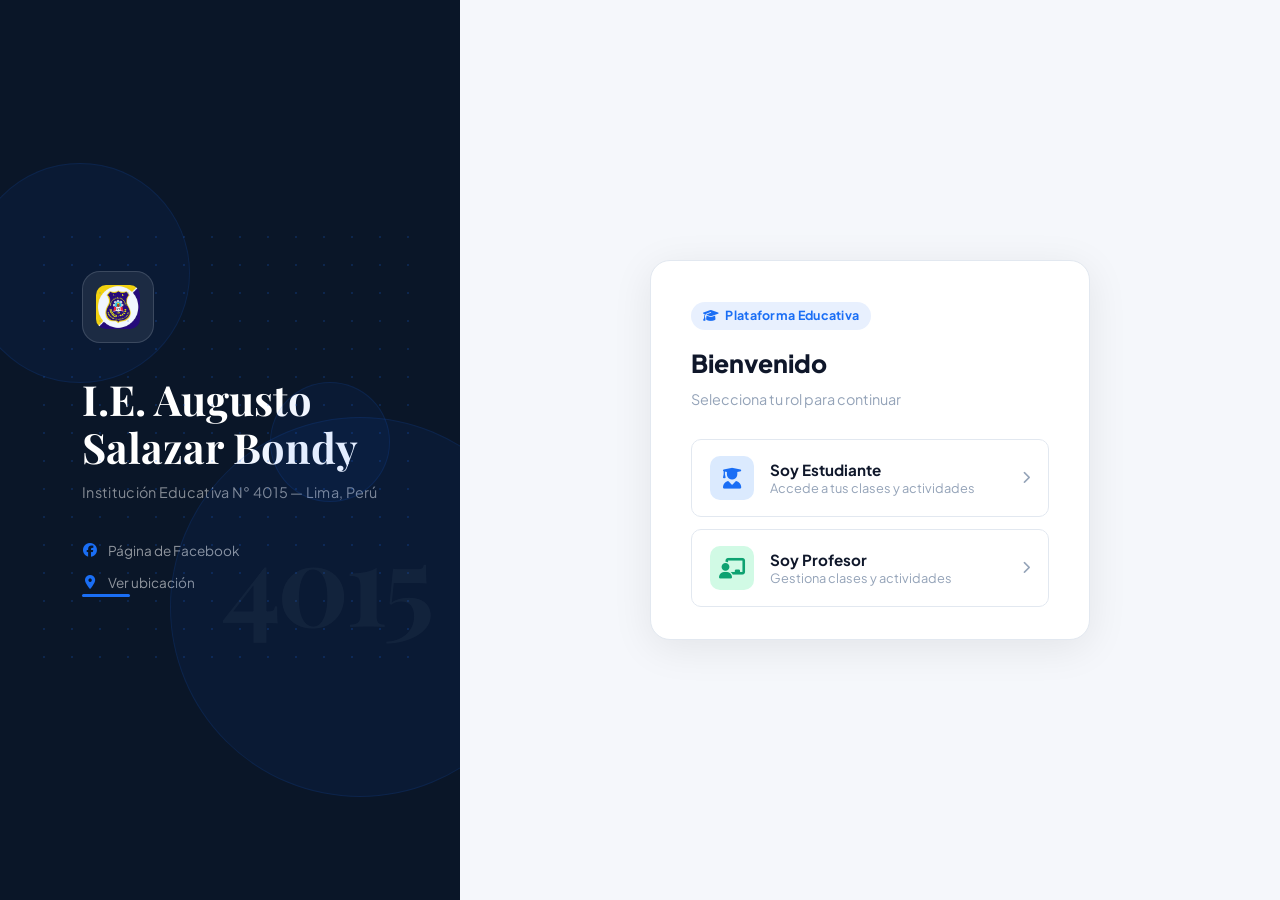
<file: index.html>
<!DOCTYPE html>
<html lang="es">
<head>
  <meta charset="UTF-8" />
  <meta name="viewport" content="width=device-width, initial-scale=1.0"/>
  <title>I.E. Augusto Salazar Bondy 4015</title>
  <link rel="stylesheet" href="style.css"/>
  <link rel="icon" type="image/png" href="assets/logo.png"/>
  <link rel="preconnect" href="https://fonts.googleapis.com"/>
  <link href="https://fonts.googleapis.com/css2?family=Plus+Jakarta+Sans:wght@300;400;500;600;700;800&family=Playfair+Display:wght@600;700&display=swap" rel="stylesheet"/>
  <link rel="stylesheet" href="https://cdnjs.cloudflare.com/ajax/libs/font-awesome/6.5.0/css/all.min.css"/>
</head>
<body class="login-page">

  <!-- Loader global -->
  <div id="global-loader" class="global-loader">
    <div class="loader-inner">
      <div class="loader-logo">ASB</div>
      <div class="loader-spinner"></div>
      <p>Cargando plataforma...</p>
    </div>
  </div>

  <!-- Notificaciones -->
  <div id="toast-container" class="toast-container"></div>

  <!-- Página principal de login -->
  <div class="login-wrapper" id="login-wrapper">
    
    <!-- Panel izquierdo — identidad institucional -->
    <div class="login-left">
      <div class="login-left-content">
        <div class="school-badge">
          <img src="assets/logo.png" style="width:44px;height:44px;object-fit:contain;border-radius:10px"/>
        </div>
        <h1 class="school-title">I.E. Augusto<br>Salazar Bondy</h1>
        <p class="school-sub">Institución Educativa N° 4015 — Lima, Perú</p>
        <div class="school-links">
          <a href="https://www.facebook.com/share/18pBELJ6jw/" target="_blank" class="social-link">
            <i class="fab fa-facebook"></i> Página de Facebook
          </a>
          <a href="https://share.google/YClJ9vYz95HX5Omny" target="_blank" class="social-link">
            <i class="fas fa-map-marker-alt"></i> Ver ubicación
          </a>
        </div>
        <span class="institution-number">4015</span>
        <div class="login-deco-circles">
          <div class="deco-c c1"></div>
          <div class="deco-c c2"></div>
          <div class="deco-c c3"></div>
        </div>
      </div>
    </div>

    <!-- Panel derecho: formularios -->
    <div class="login-right">
      <div class="login-card" id="login-card">

        <!-- Selector de rol -->
        <div id="role-selector" class="auth-section active">
          <div class="auth-header">
            <div class="welcome-chip"><i class="fas fa-graduation-cap"></i> Plataforma Educativa</div>
            <h2>Bienvenido</h2>
            <p>Selecciona tu rol para continuar</p>
          </div>
          <div class="role-buttons">
            <button class="role-btn student-btn" onclick="selectRole('student')">
              <div class="role-icon"><i class="fas fa-user-graduate"></i></div>
              <div class="role-info">
                <span class="role-title">Soy Estudiante</span>
                <span class="role-desc">Accede a tus clases y actividades</span>
              </div>
              <i class="fas fa-chevron-right role-arrow"></i>
            </button>
            <button class="role-btn teacher-btn" onclick="selectRole('teacher')">
              <div class="role-icon"><i class="fas fa-chalkboard-teacher"></i></div>
              <div class="role-info">
                <span class="role-title">Soy Profesor</span>
                <span class="role-desc">Gestiona clases y actividades</span>
              </div>
              <i class="fas fa-chevron-right role-arrow"></i>
            </button>
          </div>
        </div>

        <!-- Login Estudiante -->
        <div id="student-login" class="auth-section">
          <div class="auth-header">
            <button class="back-btn" onclick="goBack()"><i class="fas fa-arrow-left"></i></button>
            <div class="auth-title-wrap">
              <div class="auth-avatar student"><i class="fas fa-user-graduate"></i></div>
              <div>
                <h2>Estudiante</h2>
                <p>Ingresa con tu cuenta</p>
              </div>
            </div>
          </div>
          <form id="student-login-form" onsubmit="handleStudentLogin(event)">
            <div class="form-group">
              <label>Correo electrónico</label>
              <div class="input-wrap">
                <i class="fas fa-envelope"></i>
                <input type="email" id="s-email" placeholder="tu@correo.com" required/>
              </div>
            </div>
            <div class="form-group">
              <label>Contraseña</label>
              <div class="input-wrap">
                <i class="fas fa-lock"></i>
                <input type="password" id="s-password" placeholder="••••••••" required/>
                <button type="button" class="toggle-pw" onclick="togglePw('s-password',this)"><i class="fas fa-eye"></i></button>
              </div>
            </div>
            <button type="submit" class="btn-primary full-width" id="s-login-btn">
              <span>Ingresar</span>
              <i class="fas fa-arrow-right"></i>
            </button>
          </form>
          <div class="auth-footer">
            <p>¿No tienes cuenta? <a href="#" onclick="showSection('student-register')">Regístrate</a></p>
            <!-- Estudiantes NO pueden recuperar contraseña -->
          </div>
        </div>

        <!-- Registro Estudiante -->
        <div id="student-register" class="auth-section">
          <div class="auth-header">
            <button class="back-btn" onclick="showSection('student-login')"><i class="fas fa-arrow-left"></i></button>
            <div class="auth-title-wrap">
              <div class="auth-avatar student"><i class="fas fa-user-graduate"></i></div>
              <div>
                <h2>Crear cuenta</h2>
                <p>Registro de estudiante</p>
              </div>
            </div>
          </div>
          <form id="student-register-form" onsubmit="handleStudentRegister(event)">
            <div class="form-group">
              <label>Nombre completo</label>
              <div class="input-wrap">
                <i class="fas fa-user"></i>
                <input type="text" id="s-name" placeholder="Tu nombre completo" required/>
              </div>
            </div>
            <div class="form-group">
              <label>Correo electrónico</label>
              <div class="input-wrap">
                <i class="fas fa-envelope"></i>
                <input type="email" id="s-reg-email" placeholder="tu@correo.com" required/>
              </div>
            </div>
            <div class="form-group">
              <label>Contraseña</label>
              <div class="input-wrap">
                <i class="fas fa-lock"></i>
                <input type="password" id="s-reg-password" placeholder="Mínimo 6 caracteres" required minlength="6"/>
                <button type="button" class="toggle-pw" onclick="togglePw('s-reg-password',this)"><i class="fas fa-eye"></i></button>
              </div>
            </div>
            <div class="form-group">
              <label>Grado / Sección</label>
              <div class="input-wrap">
                <i class="fas fa-chalkboard"></i>
                <input type="text" id="s-grade" placeholder="Ej: 3ro A"/>
              </div>
            </div>
            <button type="submit" class="btn-primary full-width" id="s-reg-btn">
              <span>Crear cuenta</span>
              <i class="fas fa-user-plus"></i>
            </button>
          </form>
          <div class="auth-footer">
            <p>¿Ya tienes cuenta? <a href="#" onclick="showSection('student-login')">Inicia sesión</a></p>
          </div>
        </div>

        <!-- Login Profesor -->
        <div id="teacher-login" class="auth-section">
          <div class="auth-header">
            <button class="back-btn" onclick="goBack()"><i class="fas fa-arrow-left"></i></button>
            <div class="auth-title-wrap">
              <div class="auth-avatar teacher"><i class="fas fa-chalkboard-teacher"></i></div>
              <div>
                <h2>Profesor</h2>
                <p>Ingresa con tu cuenta</p>
              </div>
            </div>
          </div>
          <form id="teacher-login-form" onsubmit="handleTeacherLogin(event)">
            <div class="form-group">
              <label>Correo electrónico</label>
              <div class="input-wrap">
                <i class="fas fa-envelope"></i>
                <input type="email" id="t-email" placeholder="tu@correo.com" required/>
              </div>
            </div>
            <div class="form-group">
              <label>Contraseña</label>
              <div class="input-wrap">
                <i class="fas fa-lock"></i>
                <input type="password" id="t-password" placeholder="••••••••" required/>
                <button type="button" class="toggle-pw" onclick="togglePw('t-password',this)"><i class="fas fa-eye"></i></button>
              </div>
            </div>
            <button type="submit" class="btn-primary full-width" id="t-login-btn">
              <span>Ingresar</span>
              <i class="fas fa-arrow-right"></i>
            </button>
          </form>
          <div class="auth-footer">
            <p>¿No tienes cuenta? <a href="#" onclick="showSection('teacher-register')">Regístrate</a></p>
            <p><a href="#" onclick="showSection('recover-password')" class="recover-link"><i class="fas fa-key"></i> Recuperar contraseña</a></p>
          </div>
        </div>

        <!-- Registro Profesor -->
        <div id="teacher-register" class="auth-section">
          <div class="auth-header">
            <button class="back-btn" onclick="showSection('teacher-login')"><i class="fas fa-arrow-left"></i></button>
            <div class="auth-title-wrap">
              <div class="auth-avatar teacher"><i class="fas fa-chalkboard-teacher"></i></div>
              <div>
                <h2>Registro Profesor</h2>
                <p>Crea tu cuenta docente</p>
              </div>
            </div>
          </div>
          <form id="teacher-register-form" onsubmit="handleTeacherRegister(event)">
            <div class="form-group">
              <label>Nombre completo</label>
              <div class="input-wrap">
                <i class="fas fa-user"></i>
                <input type="text" id="t-name" placeholder="Tu nombre completo" required/>
              </div>
            </div>
            <div class="form-group">
              <label>Correo electrónico</label>
              <div class="input-wrap">
                <i class="fas fa-envelope"></i>
                <input type="email" id="t-reg-email" placeholder="tu@correo.com" required/>
              </div>
            </div>
            <div class="form-group">
              <label>Contraseña</label>
              <div class="input-wrap">
                <i class="fas fa-lock"></i>
                <input type="password" id="t-reg-password" placeholder="Mínimo 6 caracteres" required minlength="6"/>
                <button type="button" class="toggle-pw" onclick="togglePw('t-reg-password',this)"><i class="fas fa-eye"></i></button>
              </div>
            </div>
            <div class="form-group">
              <label>Especialidad / Curso</label>
              <div class="input-wrap">
                <i class="fas fa-book"></i>
                <input type="text" id="t-specialty" placeholder="Ej: Matemáticas"/>
              </div>
            </div>
            <div class="form-group">
              <label>Código de acceso docente</label>
              <div class="input-wrap">
                <i class="fas fa-shield-alt"></i>
                <input type="password" id="t-access-code" placeholder="Código proporcionado por dirección" required/>
              </div>
            </div>
            <button type="submit" class="btn-primary full-width" id="t-reg-btn">
              <span>Crear cuenta</span>
              <i class="fas fa-chalkboard-teacher"></i>
            </button>
          </form>
          <div class="auth-footer">
            <p>¿Ya tienes cuenta? <a href="#" onclick="showSection('teacher-login')">Inicia sesión</a></p>
          </div>
        </div>

        <!-- Recuperar contraseña (solo profesores/admin) -->
        <div id="recover-password" class="auth-section">
          <div class="auth-header">
            <button class="back-btn" onclick="showSection('teacher-login')"><i class="fas fa-arrow-left"></i></button>
            <div class="auth-title-wrap">
              <div class="auth-avatar teacher"><i class="fas fa-key"></i></div>
              <div>
                <h2>Recuperar contraseña</h2>
                <p>Solo para docentes</p>
              </div>
            </div>
          </div>
          <form id="recover-form" onsubmit="handleRecover(event)">
            <div class="form-group">
              <label>Correo electrónico</label>
              <div class="input-wrap">
                <i class="fas fa-envelope"></i>
                <input type="email" id="r-email" placeholder="tu@correo.com" required/>
              </div>
            </div>
            <button type="submit" class="btn-primary full-width" id="r-btn">
              <span>Enviar enlace</span>
              <i class="fas fa-paper-plane"></i>
            </button>
          </form>
          <div class="auth-footer">
            <p><a href="#" onclick="showSection('teacher-login')">Volver al inicio de sesión</a></p>
          </div>
        </div>

      </div>
    </div>
  </div>

  <script src="script.js"></script>
</body>
</html>
</file>
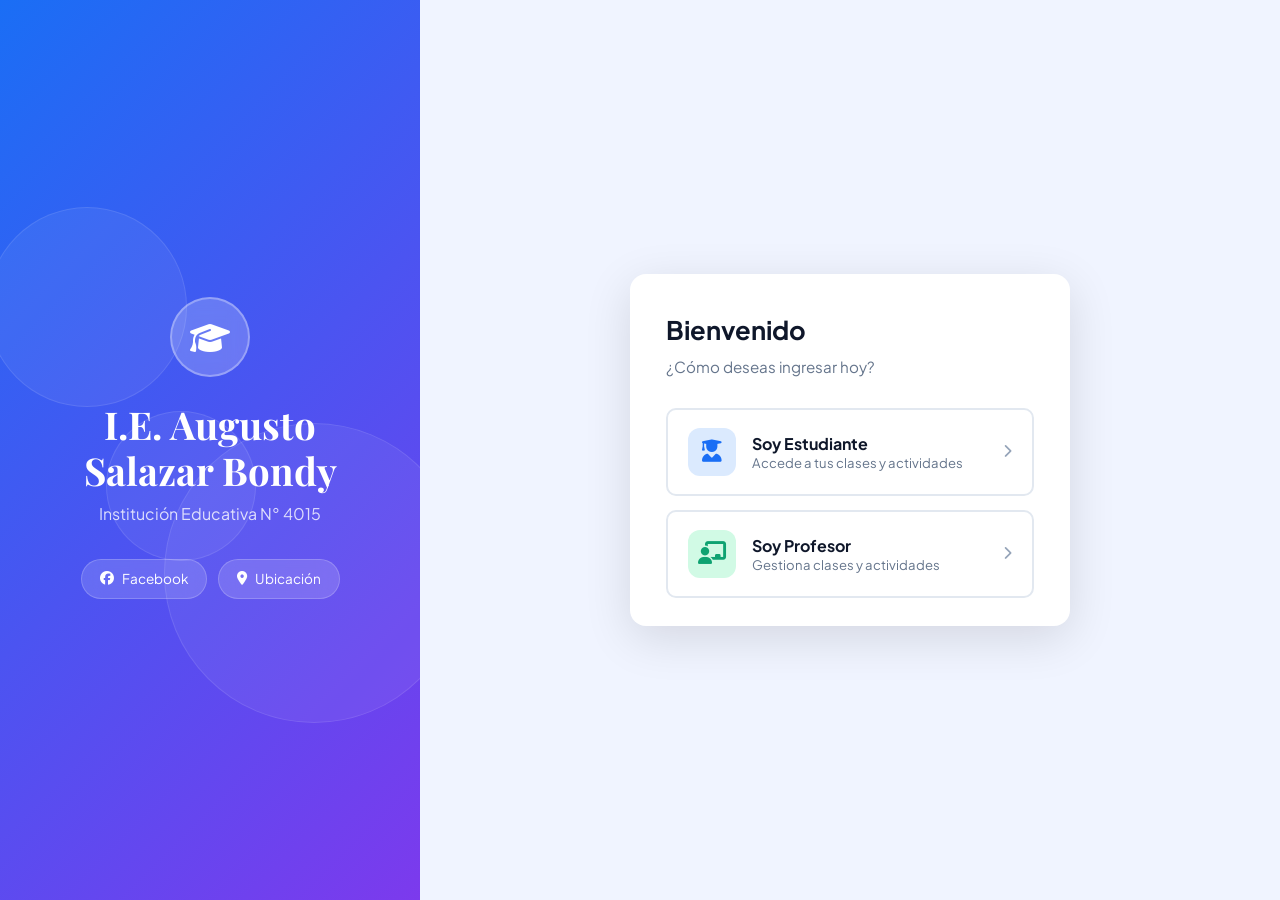
<file: plataforma/index.html>
<!DOCTYPE html>
<html lang="es">
<head>
  <meta charset="UTF-8" />
  <meta name="viewport" content="width=device-width, initial-scale=1.0"/>
  <title>I.E. Augusto Salazar Bondy 4015</title>
  <link rel="stylesheet" href="style.css"/>
  <link rel="preconnect" href="https://fonts.googleapis.com"/>
  <link href="https://fonts.googleapis.com/css2?family=Plus+Jakarta+Sans:wght@300;400;500;600;700;800&family=Playfair+Display:wght@600;700&display=swap" rel="stylesheet"/>
  <link rel="stylesheet" href="https://cdnjs.cloudflare.com/ajax/libs/font-awesome/6.5.0/css/all.min.css"/>
</head>
<body class="login-page">

  <!-- Loader global -->
  <div id="global-loader" class="global-loader">
    <div class="loader-inner">
      <div class="loader-logo">ASB</div>
      <div class="loader-spinner"></div>
      <p>Cargando plataforma...</p>
    </div>
  </div>

  <!-- Notificaciones -->
  <div id="toast-container" class="toast-container"></div>

  <!-- Página principal de login -->
  <div class="login-wrapper" id="login-wrapper">
    
    <!-- Panel izquierdo decorativo -->
    <div class="login-left">
      <div class="login-left-content">
        <div class="school-badge">
          <div class="badge-icon"><i class="fas fa-graduation-cap"></i></div>
        </div>
        <h1 class="school-title">I.E. Augusto<br>Salazar Bondy</h1>
        <p class="school-sub">Institución Educativa N° 4015</p>
        <div class="school-links">
          <a href="https://www.facebook.com/share/18pBELJ6jw/" target="_blank" class="social-link">
            <i class="fab fa-facebook"></i> Facebook
          </a>
          <a href="https://share.google/YClJ9vYz95HX5Omny" target="_blank" class="social-link">
            <i class="fas fa-map-marker-alt"></i> Ubicación
          </a>
        </div>
        <div class="login-deco-circles">
          <div class="deco-c c1"></div>
          <div class="deco-c c2"></div>
          <div class="deco-c c3"></div>
        </div>
      </div>
    </div>

    <!-- Panel derecho: formularios -->
    <div class="login-right">
      <div class="login-card" id="login-card">

        <!-- Selector de rol -->
        <div id="role-selector" class="auth-section active">
          <div class="auth-header">
            <h2>Bienvenido</h2>
            <p>¿Cómo deseas ingresar hoy?</p>
          </div>
          <div class="role-buttons">
            <button class="role-btn student-btn" onclick="selectRole('student')">
              <div class="role-icon"><i class="fas fa-user-graduate"></i></div>
              <div class="role-info">
                <span class="role-title">Soy Estudiante</span>
                <span class="role-desc">Accede a tus clases y actividades</span>
              </div>
              <i class="fas fa-chevron-right role-arrow"></i>
            </button>
            <button class="role-btn teacher-btn" onclick="selectRole('teacher')">
              <div class="role-icon"><i class="fas fa-chalkboard-teacher"></i></div>
              <div class="role-info">
                <span class="role-title">Soy Profesor</span>
                <span class="role-desc">Gestiona clases y actividades</span>
              </div>
              <i class="fas fa-chevron-right role-arrow"></i>
            </button>
          </div>
        </div>

        <!-- Login Estudiante -->
        <div id="student-login" class="auth-section">
          <div class="auth-header">
            <button class="back-btn" onclick="goBack()"><i class="fas fa-arrow-left"></i></button>
            <div class="auth-title-wrap">
              <div class="auth-avatar student"><i class="fas fa-user-graduate"></i></div>
              <div>
                <h2>Estudiante</h2>
                <p>Ingresa con tu cuenta</p>
              </div>
            </div>
          </div>
          <form id="student-login-form" onsubmit="handleStudentLogin(event)">
            <div class="form-group">
              <label>Correo electrónico</label>
              <div class="input-wrap">
                <i class="fas fa-envelope"></i>
                <input type="email" id="s-email" placeholder="tu@correo.com" required/>
              </div>
            </div>
            <div class="form-group">
              <label>Contraseña</label>
              <div class="input-wrap">
                <i class="fas fa-lock"></i>
                <input type="password" id="s-password" placeholder="••••••••" required/>
                <button type="button" class="toggle-pw" onclick="togglePw('s-password',this)"><i class="fas fa-eye"></i></button>
              </div>
            </div>
            <button type="submit" class="btn-primary full-width" id="s-login-btn">
              <span>Ingresar</span>
              <i class="fas fa-arrow-right"></i>
            </button>
          </form>
          <div class="auth-footer">
            <p>¿No tienes cuenta? <a href="#" onclick="showSection('student-register')">Regístrate</a></p>
            <!-- Estudiantes NO pueden recuperar contraseña -->
          </div>
        </div>

        <!-- Registro Estudiante -->
        <div id="student-register" class="auth-section">
          <div class="auth-header">
            <button class="back-btn" onclick="showSection('student-login')"><i class="fas fa-arrow-left"></i></button>
            <div class="auth-title-wrap">
              <div class="auth-avatar student"><i class="fas fa-user-graduate"></i></div>
              <div>
                <h2>Crear cuenta</h2>
                <p>Registro de estudiante</p>
              </div>
            </div>
          </div>
          <form id="student-register-form" onsubmit="handleStudentRegister(event)">
            <div class="form-group">
              <label>Nombre completo</label>
              <div class="input-wrap">
                <i class="fas fa-user"></i>
                <input type="text" id="s-name" placeholder="Tu nombre completo" required/>
              </div>
            </div>
            <div class="form-group">
              <label>Correo electrónico</label>
              <div class="input-wrap">
                <i class="fas fa-envelope"></i>
                <input type="email" id="s-reg-email" placeholder="tu@correo.com" required/>
              </div>
            </div>
            <div class="form-group">
              <label>Contraseña</label>
              <div class="input-wrap">
                <i class="fas fa-lock"></i>
                <input type="password" id="s-reg-password" placeholder="Mínimo 6 caracteres" required minlength="6"/>
                <button type="button" class="toggle-pw" onclick="togglePw('s-reg-password',this)"><i class="fas fa-eye"></i></button>
              </div>
            </div>
            <div class="form-group">
              <label>Grado / Sección</label>
              <div class="input-wrap">
                <i class="fas fa-chalkboard"></i>
                <input type="text" id="s-grade" placeholder="Ej: 3ro A"/>
              </div>
            </div>
            <button type="submit" class="btn-primary full-width" id="s-reg-btn">
              <span>Crear cuenta</span>
              <i class="fas fa-user-plus"></i>
            </button>
          </form>
          <div class="auth-footer">
            <p>¿Ya tienes cuenta? <a href="#" onclick="showSection('student-login')">Inicia sesión</a></p>
          </div>
        </div>

        <!-- Login Profesor -->
        <div id="teacher-login" class="auth-section">
          <div class="auth-header">
            <button class="back-btn" onclick="goBack()"><i class="fas fa-arrow-left"></i></button>
            <div class="auth-title-wrap">
              <div class="auth-avatar teacher"><i class="fas fa-chalkboard-teacher"></i></div>
              <div>
                <h2>Profesor</h2>
                <p>Ingresa con tu cuenta</p>
              </div>
            </div>
          </div>
          <form id="teacher-login-form" onsubmit="handleTeacherLogin(event)">
            <div class="form-group">
              <label>Correo electrónico</label>
              <div class="input-wrap">
                <i class="fas fa-envelope"></i>
                <input type="email" id="t-email" placeholder="tu@correo.com" required/>
              </div>
            </div>
            <div class="form-group">
              <label>Contraseña</label>
              <div class="input-wrap">
                <i class="fas fa-lock"></i>
                <input type="password" id="t-password" placeholder="••••••••" required/>
                <button type="button" class="toggle-pw" onclick="togglePw('t-password',this)"><i class="fas fa-eye"></i></button>
              </div>
            </div>
            <button type="submit" class="btn-primary full-width" id="t-login-btn">
              <span>Ingresar</span>
              <i class="fas fa-arrow-right"></i>
            </button>
          </form>
          <div class="auth-footer">
            <p>¿No tienes cuenta? <a href="#" onclick="showSection('teacher-register')">Regístrate</a></p>
            <p><a href="#" onclick="showSection('recover-password')" class="recover-link"><i class="fas fa-key"></i> Recuperar contraseña</a></p>
          </div>
        </div>

        <!-- Registro Profesor -->
        <div id="teacher-register" class="auth-section">
          <div class="auth-header">
            <button class="back-btn" onclick="showSection('teacher-login')"><i class="fas fa-arrow-left"></i></button>
            <div class="auth-title-wrap">
              <div class="auth-avatar teacher"><i class="fas fa-chalkboard-teacher"></i></div>
              <div>
                <h2>Registro Profesor</h2>
                <p>Crea tu cuenta docente</p>
              </div>
            </div>
          </div>
          <form id="teacher-register-form" onsubmit="handleTeacherRegister(event)">
            <div class="form-group">
              <label>Nombre completo</label>
              <div class="input-wrap">
                <i class="fas fa-user"></i>
                <input type="text" id="t-name" placeholder="Tu nombre completo" required/>
              </div>
            </div>
            <div class="form-group">
              <label>Correo electrónico</label>
              <div class="input-wrap">
                <i class="fas fa-envelope"></i>
                <input type="email" id="t-reg-email" placeholder="tu@correo.com" required/>
              </div>
            </div>
            <div class="form-group">
              <label>Contraseña</label>
              <div class="input-wrap">
                <i class="fas fa-lock"></i>
                <input type="password" id="t-reg-password" placeholder="Mínimo 6 caracteres" required minlength="6"/>
                <button type="button" class="toggle-pw" onclick="togglePw('t-reg-password',this)"><i class="fas fa-eye"></i></button>
              </div>
            </div>
            <div class="form-group">
              <label>Especialidad / Curso</label>
              <div class="input-wrap">
                <i class="fas fa-book"></i>
                <input type="text" id="t-specialty" placeholder="Ej: Matemáticas"/>
              </div>
            </div>
            <div class="form-group">
              <label>Código de acceso docente</label>
              <div class="input-wrap">
                <i class="fas fa-shield-alt"></i>
                <input type="password" id="t-access-code" placeholder="Código proporcionado por dirección" required/>
              </div>
            </div>
            <button type="submit" class="btn-primary full-width" id="t-reg-btn">
              <span>Crear cuenta</span>
              <i class="fas fa-chalkboard-teacher"></i>
            </button>
          </form>
          <div class="auth-footer">
            <p>¿Ya tienes cuenta? <a href="#" onclick="showSection('teacher-login')">Inicia sesión</a></p>
          </div>
        </div>

        <!-- Recuperar contraseña (solo profesores/admin) -->
        <div id="recover-password" class="auth-section">
          <div class="auth-header">
            <button class="back-btn" onclick="showSection('teacher-login')"><i class="fas fa-arrow-left"></i></button>
            <div class="auth-title-wrap">
              <div class="auth-avatar teacher"><i class="fas fa-key"></i></div>
              <div>
                <h2>Recuperar contraseña</h2>
                <p>Solo para docentes</p>
              </div>
            </div>
          </div>
          <form id="recover-form" onsubmit="handleRecover(event)">
            <div class="form-group">
              <label>Correo electrónico</label>
              <div class="input-wrap">
                <i class="fas fa-envelope"></i>
                <input type="email" id="r-email" placeholder="tu@correo.com" required/>
              </div>
            </div>
            <button type="submit" class="btn-primary full-width" id="r-btn">
              <span>Enviar enlace</span>
              <i class="fas fa-paper-plane"></i>
            </button>
          </form>
          <div class="auth-footer">
            <p><a href="#" onclick="showSection('teacher-login')">Volver al inicio de sesión</a></p>
          </div>
        </div>

      </div>
    </div>
  </div>

  <script src="script.js"></script>
</body>
</html>
</file>
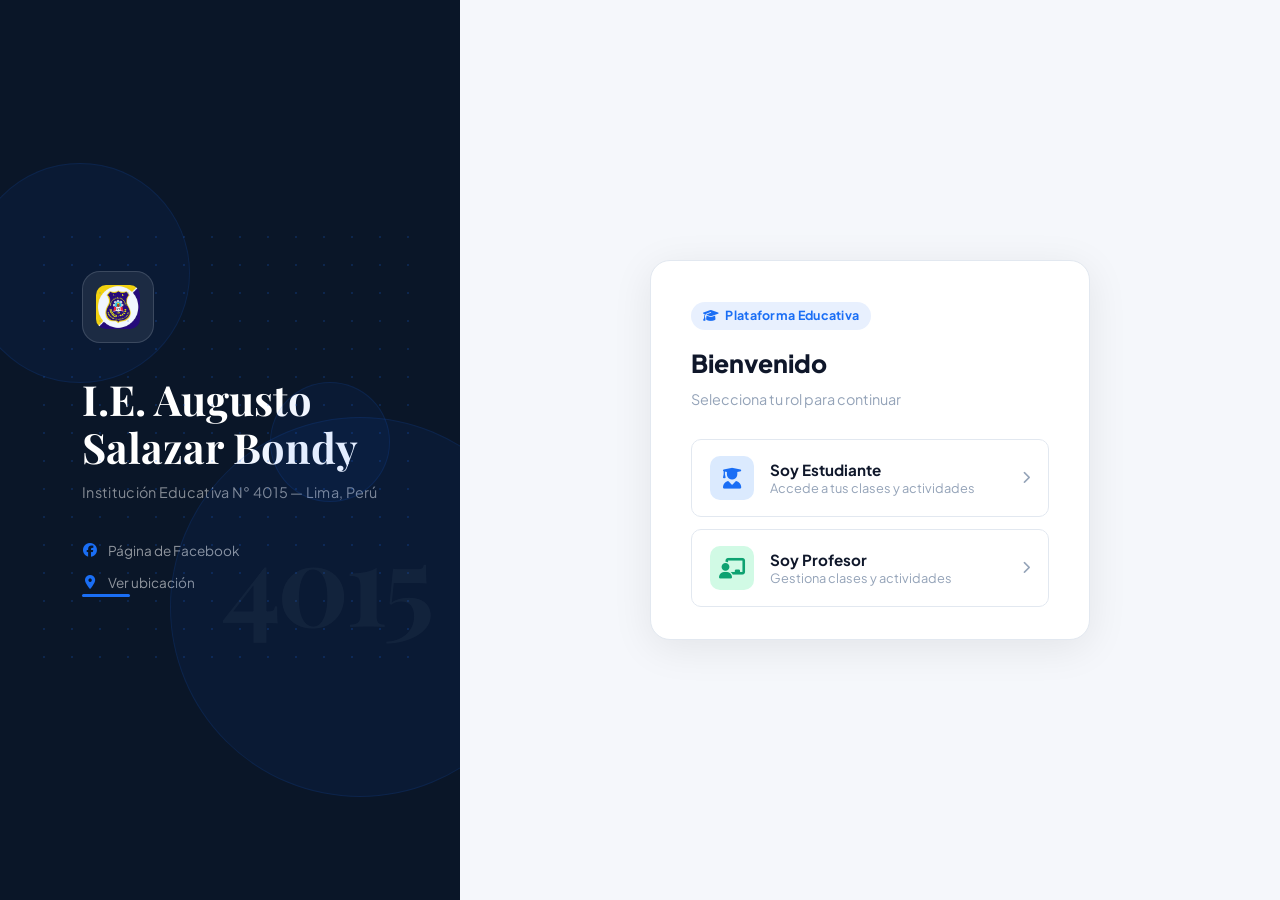
<file: alumnos/dashboard.html>
<!DOCTYPE html>
<html lang="es">
<head>
  <meta charset="UTF-8"/>
  <meta name="viewport" content="width=device-width, initial-scale=1.0"/>
  <title>Panel Estudiante — I.E. ASB 4015</title>
  <link rel="stylesheet" href="../style.css"/>
  <link rel="icon" type="image/png" href="../assets/logo.png"/>
  <link rel="preconnect" href="https://fonts.googleapis.com"/>
  <link href="https://fonts.googleapis.com/css2?family=Plus+Jakarta+Sans:wght@300;400;500;600;700;800&family=Playfair+Display:wght@600;700&display=swap" rel="stylesheet"/>
  <link rel="stylesheet" href="https://cdnjs.cloudflare.com/ajax/libs/font-awesome/6.5.0/css/all.min.css"/>
</head>
<body>
<div id="toast-container" class="toast-container"></div>

<div class="app-layout">
  <!-- SIDEBAR -->
  <aside class="sidebar" id="sidebar">
    <div class="sidebar-header">
      <div class="sidebar-logo">
        <div class="sidebar-logo-icon" style="background:white;padding:4px"><img src="../assets/logo.png" style="width:32px;height:32px;object-fit:contain"/></div>
        <div class="sidebar-logo-text">
          <div class="school-name">I.E. Augusto Salazar Bondy</div>
          <div class="school-code">Plataforma Educativa 4015</div>
        </div>
      </div>
    </div>
    <div class="sidebar-profile">
      <div class="sidebar-avatar" id="sidebar-avatar"><i class="fas fa-user"></i></div>
      <div class="sidebar-profile-info">
        <div class="profile-name" id="sidebar-name">Cargando...</div>
        <div class="profile-role">Estudiante</div>
      </div>
    </div>
    <nav class="sidebar-nav">
      <div class="nav-section-label">Principal</div>
      <button class="nav-item active" data-page="dashboard" onclick="navigateTo('dashboard')">
        <i class="fas fa-home"></i> Inicio
      </button>
      <button class="nav-item" data-page="clases" onclick="navigateTo('clases')">
        <i class="fas fa-chalkboard"></i> Mis Clases
      </button>
      <button class="nav-item" data-page="actividades" onclick="navigateTo('actividades')">
        <i class="fas fa-tasks"></i> Actividades
        <span class="nav-badge" id="pending-badge" style="display:none">0</span>
      </button>
      <button class="nav-item" data-page="calificaciones" onclick="navigateTo('calificaciones')">
        <i class="fas fa-star"></i> Calificaciones
      </button>
      <div class="nav-section-label" style="margin-top:12px">Otros</div>
      <button class="nav-item" data-page="anuncios" onclick="navigateTo('anuncios')">
        <i class="fas fa-bullhorn"></i> Anuncios
      </button>
      <button class="nav-item" data-page="perfil" onclick="navigateTo('perfil')">
        <i class="fas fa-user-circle"></i> Mi Perfil
      </button>
    </nav>
    <div class="sidebar-footer">
      <button class="theme-toggle-btn" id="theme-btn" onclick="AppUtils.toggleTheme()" title="Cambiar tema (mantén presionado para volver al automático)">
        <i class="fas fa-moon"></i> Modo oscuro
      </button>
      <button class="logout-btn" onclick="AppUtils.logout()">
        <i class="fas fa-sign-out-alt"></i> Cerrar sesión
      </button>
    </div>
  </aside>

  <!-- MAIN -->
  <div class="main-content">
    <header class="topbar">
      <button class="topbar-menu-btn" id="menu-btn"><i class="fas fa-bars"></i></button>
      <div class="topbar-title" id="topbar-title">Inicio</div>
      <div class="topbar-search">
        <i class="fas fa-search"></i>
        <input type="text" placeholder="Buscar..." id="search-input" oninput="handleSearch(this.value)"/>
      </div>
    </header>

    <div class="page-content">
      <!-- ── DASHBOARD ── -->
      <div id="page-dashboard" class="page-section">
        <div class="page-header">
          <div>
            <h2 id="welcome-msg">¡Hola!</h2>
            <p>Aquí está tu resumen de hoy</p>
          </div>
        </div>
        <div class="stats-grid" id="student-stats">
          <div class="stat-card blue">
            <div class="stat-icon"><i class="fas fa-chalkboard"></i></div>
            <div class="stat-info"><div class="stat-value" id="stat-classes">0</div><div class="stat-label">Mis clases</div></div>
          </div>
          <div class="stat-card amber">
            <div class="stat-icon"><i class="fas fa-clock"></i></div>
            <div class="stat-info"><div class="stat-value" id="stat-pending">0</div><div class="stat-label">Pendientes</div></div>
          </div>
          <div class="stat-card green">
            <div class="stat-icon"><i class="fas fa-check-circle"></i></div>
            <div class="stat-info"><div class="stat-value" id="stat-done">0</div><div class="stat-label">Entregadas</div></div>
          </div>
          <div class="stat-card purple">
            <div class="stat-icon"><i class="fas fa-star"></i></div>
            <div class="stat-info"><div class="stat-value" id="stat-avg">—</div><div class="stat-label">Promedio</div></div>
          </div>
        </div>
        <div class="two-col" style="gap:20px">
          <div class="card">
            <div class="card-header"><h3><i class="fas fa-clock" style="color:var(--accent)"></i> Actividades Pendientes</h3></div>
            <div class="card-body">
              <div class="activity-list" id="dashboard-pending-list">
                <div class="loading-spinner"></div>
              </div>
            </div>
          </div>
          <div class="card">
            <div class="card-header"><h3><i class="fas fa-bullhorn" style="color:var(--primary)"></i> Anuncios Recientes</h3></div>
            <div class="card-body">
              <div class="announcement-list" id="dashboard-announcements">
                <div class="loading-spinner"></div>
              </div>
            </div>
          </div>
        </div>
      </div>

      <!-- ── CLASES ── -->
      <div id="page-clases" class="page-section hidden">
        <div class="page-header">
          <div><h2>Mis Clases</h2><p>Clases en las que estás inscrito</p></div>
          <button class="btn-primary" onclick="openModal('join-class-modal')">
            <i class="fas fa-plus"></i> Unirme a clase
          </button>
        </div>
        <div class="classes-grid" id="student-classes-grid">
          <div class="loading-spinner"></div>
        </div>
      </div>

      <!-- ── ACTIVIDADES ── -->
      <div id="page-actividades" class="page-section hidden">
        <div class="page-header">
          <div><h2>Actividades</h2><p>Todas tus tareas y evaluaciones</p></div>
          <div style="display:flex;gap:8px;flex-wrap:wrap">
            <select class="form-input" style="width:auto;padding:8px 12px" onchange="filterActivities(this.value)">
              <option value="all">Todas</option>
              <option value="pending">Pendientes</option>
              <option value="submitted">Entregadas</option>
              <option value="graded">Calificadas</option>
            </select>
          </div>
        </div>
        <div class="activity-list" id="all-activities-list">
          <div class="loading-spinner"></div>
        </div>
      </div>

      <!-- ── CALIFICACIONES ── -->
      <div id="page-calificaciones" class="page-section hidden">
        <div class="page-header">
          <div><h2>Calificaciones</h2><p>Tu historial de notas</p></div>
        </div>
        <div class="card">
          <div class="card-body" style="padding:0">
            <table class="grade-table" id="grades-table">
              <thead>
                <tr>
                  <th>Actividad</th><th>Clase</th><th>Entregada</th><th>Nota</th><th>Retroalimentación</th>
                </tr>
              </thead>
              <tbody id="grades-tbody">
                <tr><td colspan="5" class="loading-spinner" style="padding:30px"></td></tr>
              </tbody>
            </table>
          </div>
        </div>
      </div>

      <!-- ── ANUNCIOS ── -->
      <div id="page-anuncios" class="page-section hidden">
        <div class="page-header">
          <div><h2>Anuncios</h2><p>Comunicados y noticias del colegio</p></div>
        </div>
        <div class="announcement-list" id="announcements-list">
          <div class="loading-spinner"></div>
        </div>
      </div>

      <!-- ── PERFIL ── -->
      <div id="page-perfil" class="page-section hidden">
        <div class="page-header">
          <div><h2>Mi Perfil</h2><p>Tu información personal</p></div>
        </div>
        <div class="card" style="max-width:520px">
          <div class="card-body" style="text-align:center;padding:32px">
            <div id="profile-avatar-big" style="width:80px;height:80px;border-radius:50%;background:var(--primary-light);color:var(--primary);display:flex;align-items:center;justify-content:center;font-size:2rem;font-weight:700;margin:0 auto 16px"></div>
            <h3 id="profile-name-big" style="font-size:1.2rem;margin-bottom:4px"></h3>
            <p id="profile-email-big" style="color:var(--text-muted);font-size:0.9rem;margin-bottom:6px"></p>
            <p id="profile-grade-big" style="color:var(--text-secondary);font-size:0.9rem"></p>
            <span class="tag tag-blue" style="margin-top:8px">Estudiante</span>
          </div>
        </div>
      </div>
    </div>
  </div>
</div>

<!-- Modal: Unirse a clase -->
<div class="modal-overlay hidden" id="join-class-modal">
  <div class="modal">
    <div class="modal-header">
      <h3><i class="fas fa-link"></i> Unirse a una clase</h3>
      <button class="modal-close" onclick="closeModal('join-class-modal')"><i class="fas fa-times"></i></button>
    </div>
    <div class="modal-body">
      <p style="color:var(--text-secondary);margin-bottom:20px">Ingresa el código de clase que te proporcionó tu profesor.</p>
      <div class="form-group">
        <label class="form-label">Código de clase</label>
        <div class="input-wrap">
          <i class="fas fa-key"></i>
          <input type="text" id="join-code-input" class="form-input" style="padding-left:40px;text-transform:uppercase;font-weight:700;letter-spacing:2px" placeholder="Ej: ABC123" maxlength="10"/>
        </div>
      </div>
    </div>
    <div class="modal-footer">
      <button class="btn-secondary" onclick="closeModal('join-class-modal')">Cancelar</button>
      <button class="btn-primary" onclick="joinClass()"><i class="fas fa-check"></i> Unirme</button>
    </div>
  </div>
</div>

<!-- Modal: Ver actividad y responder -->
<div class="modal-overlay hidden" id="activity-modal">
  <div class="modal" style="max-width:760px;display:flex;flex-direction:column;max-height:90vh;">
    <div class="modal-header">
      <h3 id="activity-modal-title">Actividad</h3>
      <button class="modal-close" onclick="closeModal('activity-modal')"><i class="fas fa-times"></i></button>
    </div>
    <div class="modal-body" id="activity-modal-body"></div>
    <div class="modal-footer" id="activity-modal-footer"></div>
  </div>
</div>

<!-- Modal: Ver clase -->
<div class="modal-overlay hidden" id="class-detail-modal">
  <div class="modal" style="max-width:680px">
    <div class="modal-header">
      <h3 id="class-detail-title">Clase</h3>
      <button class="modal-close" onclick="closeModal('class-detail-modal')"><i class="fas fa-times"></i></button>
    </div>
    <div class="modal-body" id="class-detail-body"></div>
  </div>
</div>

<script src="../assets/app-utils.js"></script>
<script src="dashboard.js"></script>
</body>
</html>
</file>
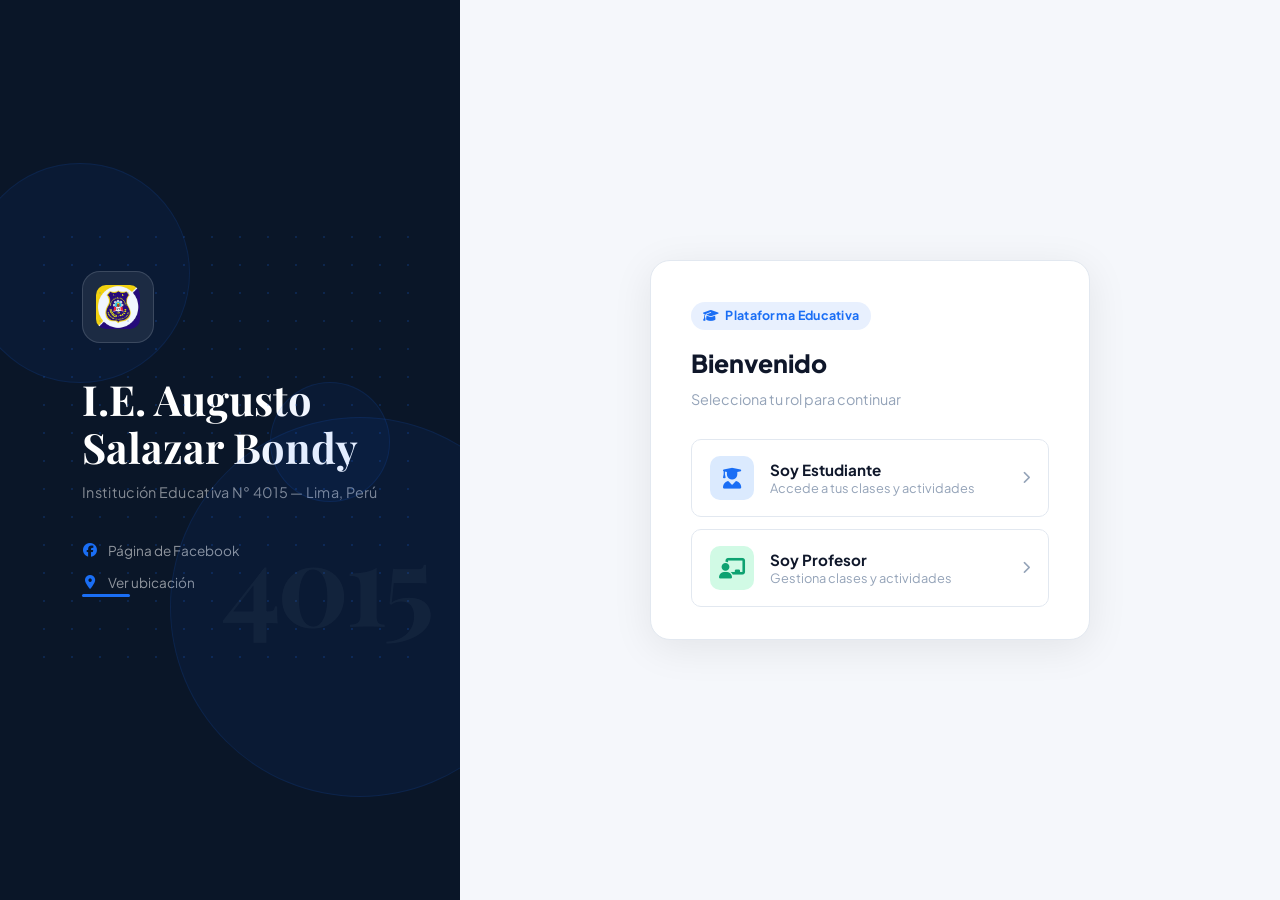
<file: profesores/dashboard.html>
<!DOCTYPE html>
<html lang="es">
<head>
  <meta charset="UTF-8"/>
  <meta name="viewport" content="width=device-width, initial-scale=1.0"/>
  <title>Panel Profesor — I.E. ASB 4015</title>
  <link rel="stylesheet" href="../style.css"/>
  <link rel="icon" type="image/png" href="../assets/logo.png"/>
  <link rel="preconnect" href="https://fonts.googleapis.com"/>
  <link href="https://fonts.googleapis.com/css2?family=Plus+Jakarta+Sans:wght@300;400;500;600;700;800&family=Playfair+Display:wght@600;700&display=swap" rel="stylesheet"/>
  <link rel="stylesheet" href="https://cdnjs.cloudflare.com/ajax/libs/font-awesome/6.5.0/css/all.min.css"/>
</head>
<body>
<div id="toast-container" class="toast-container"></div>

<div class="app-layout">
  <!-- SIDEBAR -->
  <aside class="sidebar" id="sidebar">
    <div class="sidebar-header">
      <div class="sidebar-logo">
        <div class="sidebar-logo-icon" style="background:white;padding:4px"><img src="../assets/logo.png" style="width:32px;height:32px;object-fit:contain"/></div>
        <div class="sidebar-logo-text">
          <div class="school-name">I.E. Augusto Salazar Bondy</div>
          <div class="school-code">Panel Docente 4015</div>
        </div>
      </div>
    </div>
    <div class="sidebar-profile">
      <div class="sidebar-avatar" id="sidebar-avatar" style="background:var(--secondary-light);color:var(--secondary)"><i class="fas fa-user"></i></div>
      <div class="sidebar-profile-info">
        <div class="profile-name" id="sidebar-name">Cargando...</div>
        <div class="profile-role" style="color:var(--secondary)">Docente</div>
      </div>
    </div>
    <nav class="sidebar-nav">
      <div class="nav-section-label">Principal</div>
      <button class="nav-item active" data-page="dashboard" onclick="navigateTo('dashboard')"><i class="fas fa-home"></i> Inicio</button>
      <button class="nav-item" data-page="clases" onclick="navigateTo('clases')"><i class="fas fa-chalkboard"></i> Mis Clases</button>
      <button class="nav-item" data-page="actividades" onclick="navigateTo('actividades')"><i class="fas fa-tasks"></i> Actividades</button>
      <button class="nav-item" data-page="calificaciones" onclick="navigateTo('calificaciones')"><i class="fas fa-star"></i> Calificaciones</button>
      <div class="nav-section-label" style="margin-top:12px">Gestión</div>
      <button class="nav-item" data-page="alumnos" onclick="navigateTo('alumnos')"><i class="fas fa-users"></i> Alumnos</button>
      <button class="nav-item" data-page="anuncios" onclick="navigateTo('anuncios')"><i class="fas fa-bullhorn"></i> Anuncios</button>
      <button class="nav-item" data-page="estadisticas" onclick="navigateTo('estadisticas')"><i class="fas fa-chart-bar"></i> Estadísticas</button>
      <button class="nav-item" data-page="perfil" onclick="navigateTo('perfil')"><i class="fas fa-user-circle"></i> Mi Perfil</button>
    </nav>
    <div class="sidebar-footer">
      <button class="theme-toggle-btn" id="theme-btn" onclick="AppUtils.toggleTheme()" title="Cambiar tema (mantén presionado para volver al automático)"><i class="fas fa-moon"></i> Modo oscuro</button>
      <button class="logout-btn" onclick="AppUtils.logout()"><i class="fas fa-sign-out-alt"></i> Cerrar sesión</button>
    </div>
  </aside>

  <!-- MAIN -->
  <div class="main-content">
    <header class="topbar">
      <button class="topbar-menu-btn" id="menu-btn"><i class="fas fa-bars"></i></button>
      <div class="topbar-title" id="topbar-title">Inicio</div>
      <div class="topbar-search">
        <i class="fas fa-search"></i>
        <input type="text" placeholder="Buscar..." id="search-input"/>
      </div>
    </header>

    <div class="page-content">

      <!-- DASHBOARD -->
      <div id="page-dashboard" class="page-section">
        <div class="page-header">
          <div><h2 id="welcome-msg">¡Bienvenido!</h2><p>Resumen de tu actividad docente</p></div>
        </div>
        <div class="stats-grid">
          <div class="stat-card blue"><div class="stat-icon"><i class="fas fa-chalkboard"></i></div><div class="stat-info"><div class="stat-value" id="stat-classes">0</div><div class="stat-label">Clases</div></div></div>
          <div class="stat-card green"><div class="stat-icon"><i class="fas fa-users"></i></div><div class="stat-info"><div class="stat-value" id="stat-students">0</div><div class="stat-label">Alumnos</div></div></div>
          <div class="stat-card amber"><div class="stat-icon"><i class="fas fa-tasks"></i></div><div class="stat-info"><div class="stat-value" id="stat-activities">0</div><div class="stat-label">Actividades</div></div></div>
          <div class="stat-card purple"><div class="stat-icon"><i class="fas fa-inbox"></i></div><div class="stat-info"><div class="stat-value" id="stat-pending-grade">0</div><div class="stat-label">Por calificar</div></div></div>
        </div>
        <div class="two-col">
          <div class="card">
            <div class="card-header"><h3><i class="fas fa-inbox" style="color:var(--accent)"></i> Entregas recientes</h3></div>
            <div class="card-body"><div id="recent-submissions" class="activity-list"><div class="loading-spinner"></div></div></div>
          </div>
          <div class="card">
            <div class="card-header"><h3><i class="fas fa-chalkboard" style="color:var(--primary)"></i> Mis clases</h3></div>
            <div class="card-body"><div id="dashboard-classes-list"></div></div>
          </div>
        </div>
      </div>

      <!-- CLASES -->
      <div id="page-clases" class="page-section hidden">
        <div class="page-header">
          <div><h2>Mis Clases</h2><p>Gestiona tus clases y estudiantes</p></div>
          <button class="btn-primary" onclick="openModal('create-class-modal')"><i class="fas fa-plus"></i> Nueva clase</button>
        </div>
        <div class="classes-grid" id="teacher-classes-grid"><div class="loading-spinner"></div></div>
      </div>

      <!-- ACTIVIDADES -->
      <div id="page-actividades" class="page-section hidden">
        <div class="page-header">
          <div><h2>Actividades</h2><p>Crea y gestiona actividades interactivas</p></div>
          <button class="btn-primary" onclick="editingActivityId=null;document.querySelector('#create-activity-modal .modal-header h3').innerHTML='<i class=\'fas fa-tasks\'></i> Nueva Actividad';openModal('create-activity-modal')"><i class="fas fa-plus"></i> Nueva actividad</button>
        </div>
        <div class="card" style="margin-bottom:16px">
          <div class="card-body" style="padding:14px 20px;display:flex;gap:12px;flex-wrap:wrap">
            <select class="form-input" style="width:auto;flex:1;min-width:160px" id="activity-class-filter" onchange="filterTeacherActivities()">
              <option value="">Todas las clases</option>
            </select>
            <select class="form-input" style="width:auto" onchange="filterTeacherActivities()" id="activity-status-filter">
              <option value="">Todos los estados</option>
              <option value="published">Publicadas</option>
              <option value="draft">Borradores</option>
            </select>
          </div>
        </div>
        <div class="activity-list" id="teacher-activities-list"><div class="loading-spinner"></div></div>
      </div>

      <!-- CALIFICACIONES -->
      <div id="page-calificaciones" class="page-section hidden">
        <div class="page-header">
          <div><h2>Calificaciones</h2><p>Revisa y califica las entregas de tus alumnos</p></div>
          <select class="form-input" style="width:auto" id="grade-class-filter" onchange="loadSubmissionsForGrading()">
            <option value="">Todas las clases</option>
          </select>
        </div>
        <div class="card">
          <div class="card-body" style="padding:0">
            <table class="grade-table">
              <thead><tr><th>Alumno</th><th>Actividad</th><th>Entregada</th><th>Nota</th><th>Acciones</th></tr></thead>
              <tbody id="submissions-tbody"><tr><td colspan="5" style="text-align:center;padding:30px;color:var(--text-muted)">Cargando...</td></tr></tbody>
            </table>
          </div>
        </div>
      </div>

      <!-- ALUMNOS -->
      <div id="page-alumnos" class="page-section hidden">
        <div class="page-header">
          <div><h2>Alumnos</h2><p>Lista de estudiantes por clase</p></div>
          <select class="form-input" style="width:auto" id="students-class-filter" onchange="loadStudentsForClass(this.value)">
            <option value="">Selecciona una clase</option>
          </select>
        </div>
        <div class="students-list" id="students-list">
          <div class="empty-state"><div class="empty-icon"><i class="fas fa-users"></i></div><h3>Selecciona una clase</h3><p>Elige una clase para ver los alumnos inscritos.</p></div>
        </div>
      </div>

      <!-- ANUNCIOS -->
      <div id="page-anuncios" class="page-section hidden">
        <div class="page-header">
          <div><h2>Anuncios</h2><p>Publica comunicados para tus estudiantes</p></div>
          <button class="btn-primary" onclick="openModal('create-announcement-modal')"><i class="fas fa-plus"></i> Nuevo anuncio</button>
        </div>
        <div class="announcement-list" id="teacher-announcements-list"><div class="loading-spinner"></div></div>
      </div>

      <!-- ESTADÍSTICAS -->
      <div id="page-estadisticas" class="page-section hidden">
        <div class="page-header"><div><h2>Estadísticas</h2><p>Progreso de tus alumnos</p></div></div>
        <div class="stats-grid" id="extended-stats">
          <div class="stat-card blue"><div class="stat-icon"><i class="fas fa-file-alt"></i></div><div class="stat-info"><div class="stat-value" id="total-submissions">0</div><div class="stat-label">Entregas totales</div></div></div>
          <div class="stat-card green"><div class="stat-icon"><i class="fas fa-check"></i></div><div class="stat-info"><div class="stat-value" id="total-graded">0</div><div class="stat-label">Calificadas</div></div></div>
          <div class="stat-card amber"><div class="stat-icon"><i class="fas fa-percentage"></i></div><div class="stat-info"><div class="stat-value" id="completion-rate">0%</div><div class="stat-label">Tasa de entrega</div></div></div>
          <div class="stat-card purple"><div class="stat-icon"><i class="fas fa-star"></i></div><div class="stat-info"><div class="stat-value" id="class-avg">—</div><div class="stat-label">Promedio general</div></div></div>
        </div>
        <div class="card" style="margin-top:20px">
          <div class="card-header"><h3>Alumnos con mayor progreso</h3></div>
          <div class="card-body"><div id="top-students-list"></div></div>
        </div>
      </div>

      <!-- PERFIL -->
      <div id="page-perfil" class="page-section hidden">
        <div class="page-header"><div><h2>Mi Perfil</h2></div></div>
        <div class="card" style="max-width:520px">
          <div class="card-body" style="text-align:center;padding:32px">
            <div id="profile-avatar-big" style="width:80px;height:80px;border-radius:50%;background:var(--secondary-light);color:var(--secondary);display:flex;align-items:center;justify-content:center;font-size:2rem;font-weight:700;margin:0 auto 16px"></div>
            <h3 id="profile-name-big" style="font-size:1.2rem;margin-bottom:4px"></h3>
            <p id="profile-email-big" style="color:var(--text-muted);font-size:0.9rem;margin-bottom:6px"></p>
            <p id="profile-specialty-big" style="color:var(--text-secondary);font-size:0.9rem"></p>
            <span class="tag tag-green" style="margin-top:8px">Docente</span>
          </div>
        </div>
      </div>

    </div>
  </div>
</div>

<!-- Modal: Crear clase -->
<div class="modal-overlay hidden" id="create-class-modal">
  <div class="modal">
    <div class="modal-header"><h3><i class="fas fa-plus"></i> Nueva Clase</h3><button class="modal-close" onclick="closeModal('create-class-modal')"><i class="fas fa-times"></i></button></div>
    <div class="modal-body">
      <div class="form-group"><label class="form-label">Nombre de la clase *</label><input type="text" id="new-class-name" class="form-input" placeholder="Ej: Matemáticas 3ro A"/></div>
      <div class="form-group"><label class="form-label">Curso / Materia</label><input type="text" id="new-class-subject" class="form-input" placeholder="Ej: Álgebra"/></div>
      <div class="form-group"><label class="form-label">Descripción</label><textarea id="new-class-desc" class="form-input" placeholder="Descripción de la clase..." rows="3"></textarea></div>
      <div class="form-group">
        <label class="form-label">Código de clase (se genera automáticamente)</label>
        <div style="display:flex;gap:10px">
          <input type="text" id="new-class-code" class="form-input" style="font-weight:700;letter-spacing:2px;text-transform:uppercase" placeholder="Se genera automático"/>
          <button type="button" class="btn-secondary" onclick="document.getElementById('new-class-code').value = AppUtils.generateClassCode()"><i class="fas fa-sync"></i></button>
        </div>
      </div>
    </div>
    <div class="modal-footer">
      <button class="btn-secondary" onclick="closeModal('create-class-modal')">Cancelar</button>
      <button class="btn-primary" onclick="createClass()"><i class="fas fa-check"></i> Crear clase</button>
    </div>
  </div>
</div>

<!-- Modal: Ver clase detalle (profesor) -->
<div class="modal-overlay hidden" id="class-manage-modal">
  <div class="modal" style="max-width:760px">
    <div class="modal-header">
      <h3 id="class-manage-title">Clase</h3>
      <button class="modal-close" onclick="closeModal('class-manage-modal')"><i class="fas fa-times"></i></button>
    </div>
    <div class="modal-body" id="class-manage-body"></div>
  </div>
</div>

<!-- Modal: Crear actividad -->
<div class="modal-overlay hidden" id="create-activity-modal">
  <div class="modal" style="max-width:800px">
    <div class="modal-header"><h3><i class="fas fa-tasks"></i> Nueva Actividad</h3><button class="modal-close" onclick="closeModal('create-activity-modal')"><i class="fas fa-times"></i></button></div>
    <div class="modal-body">
      <div class="two-col">
        <div class="form-group"><label class="form-label">Título *</label><input type="text" id="act-title" class="form-input" placeholder="Título de la actividad"/></div>
        <div class="form-group"><label class="form-label">Clase *</label>
          <select id="act-class" class="form-input"><option value="">Selecciona una clase</option></select>
        </div>
      </div>
      <div class="form-group"><label class="form-label">Descripción / Instrucciones</label><textarea id="act-desc" class="form-input" rows="3" placeholder="Instrucciones para los estudiantes..."></textarea></div>
      <div class="two-col">
        <div class="form-group"><label class="form-label">Fecha de entrega</label><input type="datetime-local" id="act-due" class="form-input"/></div>
        <div class="form-group"><label class="form-label">Puntuación máxima</label><input type="number" id="act-score" class="form-input" value="20" min="1" max="100"/></div>
      </div>
      <hr class="divider"/>
      <div class="section-title">Preguntas de la actividad</div>
      <div id="questions-builder" class="question-builder"></div>
      <div class="add-question-menu" style="margin-top:12px">
        <button type="button" class="add-q-btn" onclick="addQuestion('open')"><i class="fas fa-align-left"></i> Respuesta abierta</button>
        <button type="button" class="add-q-btn" onclick="addQuestion('multiple')"><i class="fas fa-dot-circle"></i> Opción múltiple</button>
        <button type="button" class="add-q-btn" onclick="addQuestion('checkbox')"><i class="fas fa-check-square"></i> Casillas</button>
        <button type="button" class="add-q-btn" onclick="addQuestion('truefalse')"><i class="fas fa-toggle-on"></i> V / F</button>
        <button type="button" class="add-q-btn" onclick="addQuestion('text')"><i class="fas fa-info-circle"></i> Texto informativo</button>
        <button type="button" class="add-q-btn" onclick="addQuestion('image')"><i class="fas fa-image"></i> Imagen</button>
        <button type="button" class="add-q-btn" onclick="addQuestion('video')"><i class="fas fa-video"></i> Video (URL)</button>
        <button type="button" class="add-q-btn" onclick="addQuestion('link')"><i class="fas fa-link"></i> Enlace</button>
      </div>
      <hr class="divider"/>
      <div class="form-group">
        <label class="form-label">Estado</label>
        <div style="display:flex;gap:12px">
          <label style="display:flex;align-items:center;gap:8px;cursor:pointer"><input type="radio" name="act-publish" value="draft" checked/> Borrador</label>
          <label style="display:flex;align-items:center;gap:8px;cursor:pointer"><input type="radio" name="act-publish" value="published"/> Publicar ahora</label>
        </div>
      </div>
    </div>
    <div class="modal-footer">
      <button class="btn-secondary" onclick="closeModal('create-activity-modal')">Cancelar</button>
      <button class="btn-primary" onclick="saveActivity()"><i class="fas fa-save"></i> Guardar actividad</button>
    </div>
  </div>
</div>

<!-- Modal: Calificar entrega -->
<div class="modal-overlay hidden" id="grade-modal">
  <div class="modal" style="max-width:700px">
    <div class="modal-header"><h3 id="grade-modal-title">Calificar entrega</h3><button class="modal-close" onclick="closeModal('grade-modal')"><i class="fas fa-times"></i></button></div>
    <div class="modal-body" id="grade-modal-body"></div>
    <div class="modal-footer">
      <button class="btn-secondary" onclick="closeModal('grade-modal')">Cancelar</button>
      <button class="btn-primary" id="save-grade-btn" onclick="saveGrade()"><i class="fas fa-check"></i> Guardar calificación</button>
    </div>
  </div>
</div>

<!-- Modal: Nuevo anuncio -->
<div class="modal-overlay hidden" id="create-announcement-modal">
  <div class="modal">
    <div class="modal-header"><h3><i class="fas fa-bullhorn"></i> Nuevo Anuncio</h3><button class="modal-close" onclick="closeModal('create-announcement-modal')"><i class="fas fa-times"></i></button></div>
    <div class="modal-body">
      <div class="form-group"><label class="form-label">Título *</label><input type="text" id="ann-title" class="form-input" placeholder="Título del anuncio"/></div>
      <div class="form-group"><label class="form-label">Contenido *</label><textarea id="ann-content" class="form-input" rows="5" placeholder="Escribe el anuncio..."></textarea></div>
    </div>
    <div class="modal-footer">
      <button class="btn-secondary" onclick="closeModal('create-announcement-modal')">Cancelar</button>
      <button class="btn-primary" onclick="createAnnouncement()"><i class="fas fa-paper-plane"></i> Publicar</button>
    </div>
  </div>
</div>

<!-- Modal: Subir recurso -->
<div class="modal-overlay hidden" id="upload-resource-modal">
  <div class="modal">
    <div class="modal-header"><h3><i class="fas fa-link"></i> Añadir Recurso (URL)</h3><button class="modal-close" onclick="closeModal('upload-resource-modal')"><i class="fas fa-times"></i></button></div>
    <div class="modal-body">
      <div class="form-group"><label class="form-label">Nombre del recurso</label><input type="text" id="resource-name" class="form-input" placeholder="Ej: Guía de estudio unidad 1"/></div>
      <div class="form-group"><label class="form-label">URL del recurso *</label><input type="url" id="resource-url" class="form-input" placeholder="Ej: https://drive.google.com/..." /></div><div class="form-group"><label class="form-label">Tipo de recurso</label><select id="resource-type" class="form-input"><option value="PDF">PDF</option><option value="Imagen">Imagen</option><option value="Video">Video</option><option value="Documento">Documento</option><option value="Enlace">Enlace web</option></select></div>
    </div>
    <div class="modal-footer">
      <button class="btn-secondary" onclick="closeModal('upload-resource-modal')">Cancelar</button>
      <button class="btn-primary" onclick="uploadResource()"><i class="fas fa-save"></i> Guardar recurso</button>
    </div>
  </div>
</div>

<script src="../assets/app-utils.js"></script>
<script src="dashboard.js"></script>
</body>
</html>
</file>
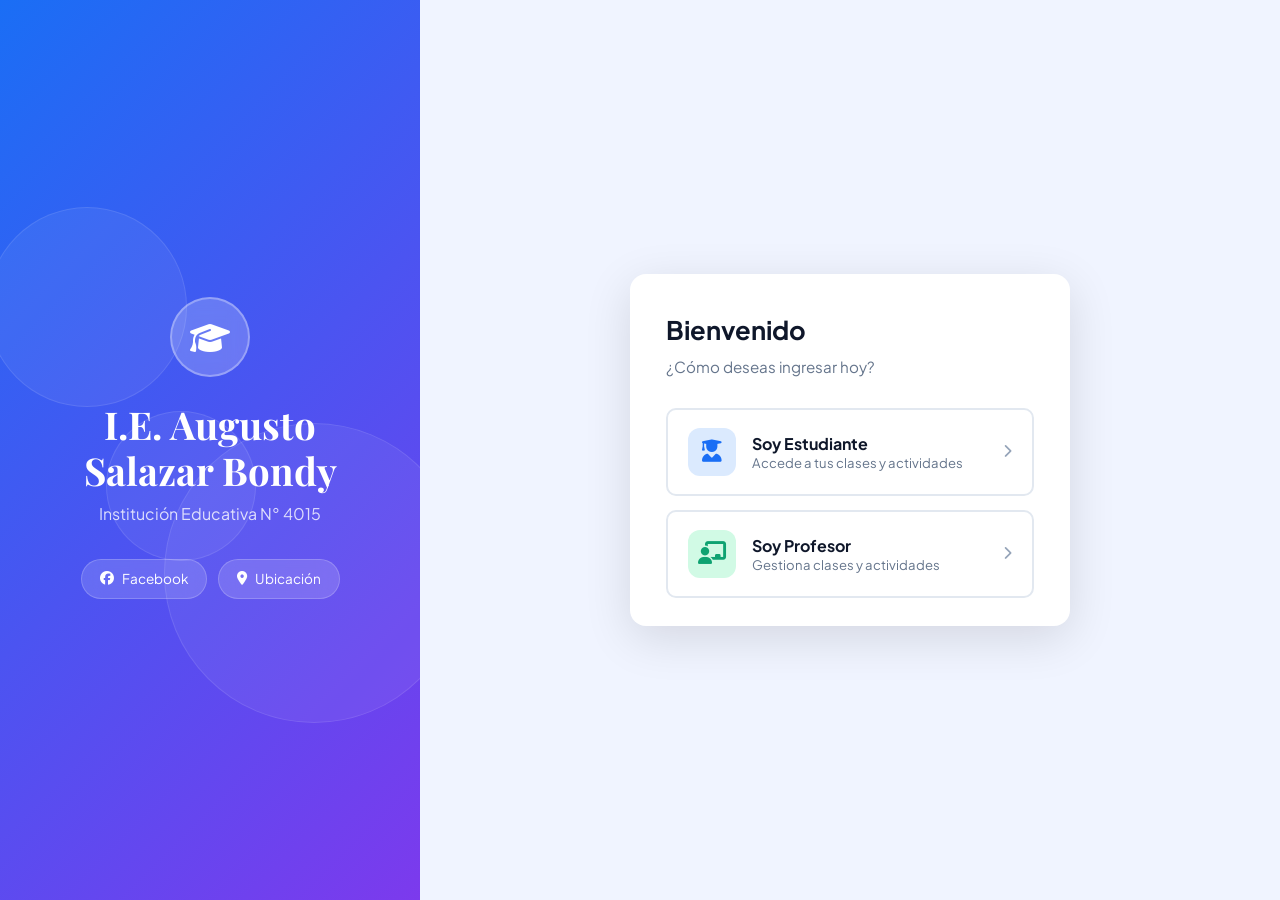
<file: plataforma/alumnos/dashboard.html>
<!DOCTYPE html>
<html lang="es">
<head>
  <meta charset="UTF-8"/>
  <meta name="viewport" content="width=device-width, initial-scale=1.0"/>
  <title>Panel Estudiante — I.E. ASB 4015</title>
  <link rel="stylesheet" href="../style.css"/>
  <link rel="preconnect" href="https://fonts.googleapis.com"/>
  <link href="https://fonts.googleapis.com/css2?family=Plus+Jakarta+Sans:wght@300;400;500;600;700;800&family=Playfair+Display:wght@600;700&display=swap" rel="stylesheet"/>
  <link rel="stylesheet" href="https://cdnjs.cloudflare.com/ajax/libs/font-awesome/6.5.0/css/all.min.css"/>
</head>
<body>
<div id="toast-container" class="toast-container"></div>

<div class="app-layout">
  <!-- SIDEBAR -->
  <aside class="sidebar" id="sidebar">
    <div class="sidebar-header">
      <div class="sidebar-logo">
        <div class="sidebar-logo-icon"><i class="fas fa-graduation-cap"></i></div>
        <div class="sidebar-logo-text">
          <div class="school-name">I.E. Augusto Salazar Bondy</div>
          <div class="school-code">Plataforma Educativa 4015</div>
        </div>
      </div>
    </div>
    <div class="sidebar-profile">
      <div class="sidebar-avatar" id="sidebar-avatar"><i class="fas fa-user"></i></div>
      <div class="sidebar-profile-info">
        <div class="profile-name" id="sidebar-name">Cargando...</div>
        <div class="profile-role">Estudiante</div>
      </div>
    </div>
    <nav class="sidebar-nav">
      <div class="nav-section-label">Principal</div>
      <button class="nav-item active" data-page="dashboard" onclick="navigateTo('dashboard')">
        <i class="fas fa-home"></i> Inicio
      </button>
      <button class="nav-item" data-page="clases" onclick="navigateTo('clases')">
        <i class="fas fa-chalkboard"></i> Mis Clases
      </button>
      <button class="nav-item" data-page="actividades" onclick="navigateTo('actividades')">
        <i class="fas fa-tasks"></i> Actividades
        <span class="nav-badge" id="pending-badge" style="display:none">0</span>
      </button>
      <button class="nav-item" data-page="calificaciones" onclick="navigateTo('calificaciones')">
        <i class="fas fa-star"></i> Calificaciones
      </button>
      <div class="nav-section-label" style="margin-top:12px">Otros</div>
      <button class="nav-item" data-page="anuncios" onclick="navigateTo('anuncios')">
        <i class="fas fa-bullhorn"></i> Anuncios
      </button>
      <button class="nav-item" data-page="perfil" onclick="navigateTo('perfil')">
        <i class="fas fa-user-circle"></i> Mi Perfil
      </button>
    </nav>
    <div class="sidebar-footer">
      <button class="theme-toggle-btn" id="theme-btn" onclick="AppUtils.toggleTheme()">
        <i class="fas fa-moon"></i> Modo oscuro
      </button>
      <button class="logout-btn" onclick="AppUtils.logout()">
        <i class="fas fa-sign-out-alt"></i> Cerrar sesión
      </button>
    </div>
  </aside>

  <!-- MAIN -->
  <div class="main-content">
    <header class="topbar">
      <button class="topbar-menu-btn" id="menu-btn"><i class="fas fa-bars"></i></button>
      <div class="topbar-title" id="topbar-title">Inicio</div>
      <div class="topbar-search">
        <i class="fas fa-search"></i>
        <input type="text" placeholder="Buscar..." id="search-input" oninput="handleSearch(this.value)"/>
      </div>
    </header>

    <div class="page-content">
      <!-- ── DASHBOARD ── -->
      <div id="page-dashboard" class="page-section">
        <div class="page-header">
          <div>
            <h2 id="welcome-msg">¡Hola!</h2>
            <p>Aquí está tu resumen de hoy</p>
          </div>
        </div>
        <div class="stats-grid" id="student-stats">
          <div class="stat-card blue">
            <div class="stat-icon"><i class="fas fa-chalkboard"></i></div>
            <div class="stat-info"><div class="stat-value" id="stat-classes">0</div><div class="stat-label">Mis clases</div></div>
          </div>
          <div class="stat-card amber">
            <div class="stat-icon"><i class="fas fa-clock"></i></div>
            <div class="stat-info"><div class="stat-value" id="stat-pending">0</div><div class="stat-label">Pendientes</div></div>
          </div>
          <div class="stat-card green">
            <div class="stat-icon"><i class="fas fa-check-circle"></i></div>
            <div class="stat-info"><div class="stat-value" id="stat-done">0</div><div class="stat-label">Entregadas</div></div>
          </div>
          <div class="stat-card purple">
            <div class="stat-icon"><i class="fas fa-star"></i></div>
            <div class="stat-info"><div class="stat-value" id="stat-avg">—</div><div class="stat-label">Promedio</div></div>
          </div>
        </div>
        <div class="two-col" style="gap:20px">
          <div class="card">
            <div class="card-header"><h3><i class="fas fa-clock" style="color:var(--accent)"></i> Actividades Pendientes</h3></div>
            <div class="card-body">
              <div class="activity-list" id="dashboard-pending-list">
                <div class="loading-spinner"></div>
              </div>
            </div>
          </div>
          <div class="card">
            <div class="card-header"><h3><i class="fas fa-bullhorn" style="color:var(--primary)"></i> Anuncios Recientes</h3></div>
            <div class="card-body">
              <div class="announcement-list" id="dashboard-announcements">
                <div class="loading-spinner"></div>
              </div>
            </div>
          </div>
        </div>
      </div>

      <!-- ── CLASES ── -->
      <div id="page-clases" class="page-section hidden">
        <div class="page-header">
          <div><h2>Mis Clases</h2><p>Clases en las que estás inscrito</p></div>
          <button class="btn-primary" onclick="openModal('join-class-modal')">
            <i class="fas fa-plus"></i> Unirme a clase
          </button>
        </div>
        <div class="classes-grid" id="student-classes-grid">
          <div class="loading-spinner"></div>
        </div>
      </div>

      <!-- ── ACTIVIDADES ── -->
      <div id="page-actividades" class="page-section hidden">
        <div class="page-header">
          <div><h2>Actividades</h2><p>Todas tus tareas y evaluaciones</p></div>
          <div style="display:flex;gap:8px;flex-wrap:wrap">
            <select class="form-input" style="width:auto;padding:8px 12px" onchange="filterActivities(this.value)">
              <option value="all">Todas</option>
              <option value="pending">Pendientes</option>
              <option value="submitted">Entregadas</option>
              <option value="graded">Calificadas</option>
            </select>
          </div>
        </div>
        <div class="activity-list" id="all-activities-list">
          <div class="loading-spinner"></div>
        </div>
      </div>

      <!-- ── CALIFICACIONES ── -->
      <div id="page-calificaciones" class="page-section hidden">
        <div class="page-header">
          <div><h2>Calificaciones</h2><p>Tu historial de notas</p></div>
        </div>
        <div class="card">
          <div class="card-body" style="padding:0">
            <table class="grade-table" id="grades-table">
              <thead>
                <tr>
                  <th>Actividad</th><th>Clase</th><th>Entregada</th><th>Nota</th><th>Retroalimentación</th>
                </tr>
              </thead>
              <tbody id="grades-tbody">
                <tr><td colspan="5" class="loading-spinner" style="padding:30px"></td></tr>
              </tbody>
            </table>
          </div>
        </div>
      </div>

      <!-- ── ANUNCIOS ── -->
      <div id="page-anuncios" class="page-section hidden">
        <div class="page-header">
          <div><h2>Anuncios</h2><p>Comunicados y noticias del colegio</p></div>
        </div>
        <div class="announcement-list" id="announcements-list">
          <div class="loading-spinner"></div>
        </div>
      </div>

      <!-- ── PERFIL ── -->
      <div id="page-perfil" class="page-section hidden">
        <div class="page-header">
          <div><h2>Mi Perfil</h2><p>Tu información personal</p></div>
        </div>
        <div class="card" style="max-width:520px">
          <div class="card-body" style="text-align:center;padding:32px">
            <div id="profile-avatar-big" style="width:80px;height:80px;border-radius:50%;background:var(--primary-light);color:var(--primary);display:flex;align-items:center;justify-content:center;font-size:2rem;font-weight:700;margin:0 auto 16px"></div>
            <h3 id="profile-name-big" style="font-size:1.2rem;margin-bottom:4px"></h3>
            <p id="profile-email-big" style="color:var(--text-muted);font-size:0.9rem;margin-bottom:6px"></p>
            <p id="profile-grade-big" style="color:var(--text-secondary);font-size:0.9rem"></p>
            <span class="tag tag-blue" style="margin-top:8px">Estudiante</span>
          </div>
        </div>
      </div>
    </div>
  </div>
</div>

<!-- Modal: Unirse a clase -->
<div class="modal-overlay hidden" id="join-class-modal">
  <div class="modal">
    <div class="modal-header">
      <h3><i class="fas fa-link"></i> Unirse a una clase</h3>
      <button class="modal-close" onclick="closeModal('join-class-modal')"><i class="fas fa-times"></i></button>
    </div>
    <div class="modal-body">
      <p style="color:var(--text-secondary);margin-bottom:20px">Ingresa el código de clase que te proporcionó tu profesor.</p>
      <div class="form-group">
        <label class="form-label">Código de clase</label>
        <div class="input-wrap">
          <i class="fas fa-key"></i>
          <input type="text" id="join-code-input" class="form-input" style="padding-left:40px;text-transform:uppercase;font-weight:700;letter-spacing:2px" placeholder="Ej: ABC123" maxlength="10"/>
        </div>
      </div>
    </div>
    <div class="modal-footer">
      <button class="btn-secondary" onclick="closeModal('join-class-modal')">Cancelar</button>
      <button class="btn-primary" onclick="joinClass()"><i class="fas fa-check"></i> Unirme</button>
    </div>
  </div>
</div>

<!-- Modal: Ver actividad y responder -->
<div class="modal-overlay hidden" id="activity-modal">
  <div class="modal" style="max-width:760px">
    <div class="modal-header">
      <h3 id="activity-modal-title">Actividad</h3>
      <button class="modal-close" onclick="closeModal('activity-modal')"><i class="fas fa-times"></i></button>
    </div>
    <div class="modal-body" id="activity-modal-body"></div>
    <div class="modal-footer" id="activity-modal-footer"></div>
  </div>
</div>

<!-- Modal: Ver clase -->
<div class="modal-overlay hidden" id="class-detail-modal">
  <div class="modal" style="max-width:680px">
    <div class="modal-header">
      <h3 id="class-detail-title">Clase</h3>
      <button class="modal-close" onclick="closeModal('class-detail-modal')"><i class="fas fa-times"></i></button>
    </div>
    <div class="modal-body" id="class-detail-body"></div>
  </div>
</div>

<script src="../assets/app-utils.js"></script>
<script src="dashboard.js"></script>
</body>
</html>
</file>
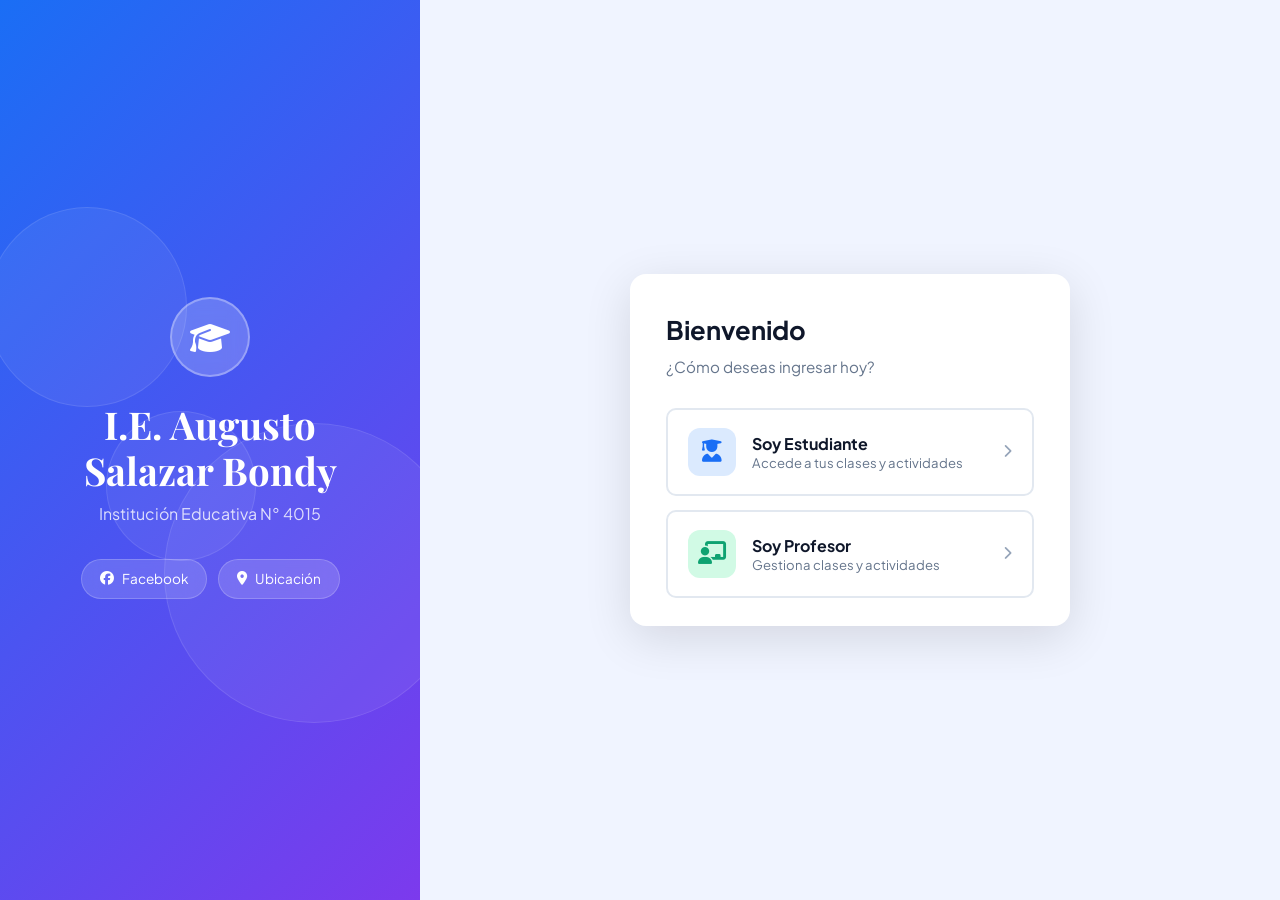
<file: plataforma/profesores/dashboard.html>
<!DOCTYPE html>
<html lang="es">
<head>
  <meta charset="UTF-8"/>
  <meta name="viewport" content="width=device-width, initial-scale=1.0"/>
  <title>Panel Profesor — I.E. ASB 4015</title>
  <link rel="stylesheet" href="../style.css"/>
  <link rel="preconnect" href="https://fonts.googleapis.com"/>
  <link href="https://fonts.googleapis.com/css2?family=Plus+Jakarta+Sans:wght@300;400;500;600;700;800&family=Playfair+Display:wght@600;700&display=swap" rel="stylesheet"/>
  <link rel="stylesheet" href="https://cdnjs.cloudflare.com/ajax/libs/font-awesome/6.5.0/css/all.min.css"/>
</head>
<body>
<div id="toast-container" class="toast-container"></div>

<div class="app-layout">
  <!-- SIDEBAR -->
  <aside class="sidebar" id="sidebar">
    <div class="sidebar-header">
      <div class="sidebar-logo">
        <div class="sidebar-logo-icon"><i class="fas fa-chalkboard-teacher"></i></div>
        <div class="sidebar-logo-text">
          <div class="school-name">I.E. Augusto Salazar Bondy</div>
          <div class="school-code">Panel Docente 4015</div>
        </div>
      </div>
    </div>
    <div class="sidebar-profile">
      <div class="sidebar-avatar" id="sidebar-avatar" style="background:var(--secondary-light);color:var(--secondary)"><i class="fas fa-user"></i></div>
      <div class="sidebar-profile-info">
        <div class="profile-name" id="sidebar-name">Cargando...</div>
        <div class="profile-role" style="color:var(--secondary)">Docente</div>
      </div>
    </div>
    <nav class="sidebar-nav">
      <div class="nav-section-label">Principal</div>
      <button class="nav-item active" data-page="dashboard" onclick="navigateTo('dashboard')"><i class="fas fa-home"></i> Inicio</button>
      <button class="nav-item" data-page="clases" onclick="navigateTo('clases')"><i class="fas fa-chalkboard"></i> Mis Clases</button>
      <button class="nav-item" data-page="actividades" onclick="navigateTo('actividades')"><i class="fas fa-tasks"></i> Actividades</button>
      <button class="nav-item" data-page="calificaciones" onclick="navigateTo('calificaciones')"><i class="fas fa-star"></i> Calificaciones</button>
      <div class="nav-section-label" style="margin-top:12px">Gestión</div>
      <button class="nav-item" data-page="alumnos" onclick="navigateTo('alumnos')"><i class="fas fa-users"></i> Alumnos</button>
      <button class="nav-item" data-page="anuncios" onclick="navigateTo('anuncios')"><i class="fas fa-bullhorn"></i> Anuncios</button>
      <button class="nav-item" data-page="estadisticas" onclick="navigateTo('estadisticas')"><i class="fas fa-chart-bar"></i> Estadísticas</button>
      <button class="nav-item" data-page="perfil" onclick="navigateTo('perfil')"><i class="fas fa-user-circle"></i> Mi Perfil</button>
    </nav>
    <div class="sidebar-footer">
      <button class="theme-toggle-btn" id="theme-btn" onclick="AppUtils.toggleTheme()"><i class="fas fa-moon"></i> Modo oscuro</button>
      <button class="logout-btn" onclick="AppUtils.logout()"><i class="fas fa-sign-out-alt"></i> Cerrar sesión</button>
    </div>
  </aside>

  <!-- MAIN -->
  <div class="main-content">
    <header class="topbar">
      <button class="topbar-menu-btn" id="menu-btn"><i class="fas fa-bars"></i></button>
      <div class="topbar-title" id="topbar-title">Inicio</div>
      <div class="topbar-search">
        <i class="fas fa-search"></i>
        <input type="text" placeholder="Buscar..." id="search-input"/>
      </div>
    </header>

    <div class="page-content">

      <!-- DASHBOARD -->
      <div id="page-dashboard" class="page-section">
        <div class="page-header">
          <div><h2 id="welcome-msg">¡Bienvenido!</h2><p>Resumen de tu actividad docente</p></div>
        </div>
        <div class="stats-grid">
          <div class="stat-card blue"><div class="stat-icon"><i class="fas fa-chalkboard"></i></div><div class="stat-info"><div class="stat-value" id="stat-classes">0</div><div class="stat-label">Clases</div></div></div>
          <div class="stat-card green"><div class="stat-icon"><i class="fas fa-users"></i></div><div class="stat-info"><div class="stat-value" id="stat-students">0</div><div class="stat-label">Alumnos</div></div></div>
          <div class="stat-card amber"><div class="stat-icon"><i class="fas fa-tasks"></i></div><div class="stat-info"><div class="stat-value" id="stat-activities">0</div><div class="stat-label">Actividades</div></div></div>
          <div class="stat-card purple"><div class="stat-icon"><i class="fas fa-inbox"></i></div><div class="stat-info"><div class="stat-value" id="stat-pending-grade">0</div><div class="stat-label">Por calificar</div></div></div>
        </div>
        <div class="two-col">
          <div class="card">
            <div class="card-header"><h3><i class="fas fa-inbox" style="color:var(--accent)"></i> Entregas recientes</h3></div>
            <div class="card-body"><div id="recent-submissions" class="activity-list"><div class="loading-spinner"></div></div></div>
          </div>
          <div class="card">
            <div class="card-header"><h3><i class="fas fa-chalkboard" style="color:var(--primary)"></i> Mis clases</h3></div>
            <div class="card-body"><div id="dashboard-classes-list"></div></div>
          </div>
        </div>
      </div>

      <!-- CLASES -->
      <div id="page-clases" class="page-section hidden">
        <div class="page-header">
          <div><h2>Mis Clases</h2><p>Gestiona tus clases y estudiantes</p></div>
          <button class="btn-primary" onclick="openModal('create-class-modal')"><i class="fas fa-plus"></i> Nueva clase</button>
        </div>
        <div class="classes-grid" id="teacher-classes-grid"><div class="loading-spinner"></div></div>
      </div>

      <!-- ACTIVIDADES -->
      <div id="page-actividades" class="page-section hidden">
        <div class="page-header">
          <div><h2>Actividades</h2><p>Crea y gestiona actividades interactivas</p></div>
          <button class="btn-primary" onclick="openModal('create-activity-modal')"><i class="fas fa-plus"></i> Nueva actividad</button>
        </div>
        <div class="card" style="margin-bottom:16px">
          <div class="card-body" style="padding:14px 20px;display:flex;gap:12px;flex-wrap:wrap">
            <select class="form-input" style="width:auto;flex:1;min-width:160px" id="activity-class-filter" onchange="filterTeacherActivities()">
              <option value="">Todas las clases</option>
            </select>
            <select class="form-input" style="width:auto" onchange="filterTeacherActivities(this.value,'status')" id="activity-status-filter">
              <option value="">Todos los estados</option>
              <option value="published">Publicadas</option>
              <option value="draft">Borradores</option>
            </select>
          </div>
        </div>
        <div class="activity-list" id="teacher-activities-list"><div class="loading-spinner"></div></div>
      </div>

      <!-- CALIFICACIONES -->
      <div id="page-calificaciones" class="page-section hidden">
        <div class="page-header">
          <div><h2>Calificaciones</h2><p>Revisa y califica las entregas de tus alumnos</p></div>
          <select class="form-input" style="width:auto" id="grade-class-filter" onchange="loadSubmissionsForGrading()">
            <option value="">Todas las clases</option>
          </select>
        </div>
        <div class="card">
          <div class="card-body" style="padding:0">
            <table class="grade-table">
              <thead><tr><th>Alumno</th><th>Actividad</th><th>Entregada</th><th>Nota</th><th>Acciones</th></tr></thead>
              <tbody id="submissions-tbody"><tr><td colspan="5" style="text-align:center;padding:30px;color:var(--text-muted)">Cargando...</td></tr></tbody>
            </table>
          </div>
        </div>
      </div>

      <!-- ALUMNOS -->
      <div id="page-alumnos" class="page-section hidden">
        <div class="page-header">
          <div><h2>Alumnos</h2><p>Lista de estudiantes por clase</p></div>
          <select class="form-input" style="width:auto" id="students-class-filter" onchange="loadStudentsForClass(this.value)">
            <option value="">Selecciona una clase</option>
          </select>
        </div>
        <div class="students-list" id="students-list">
          <div class="empty-state"><div class="empty-icon"><i class="fas fa-users"></i></div><h3>Selecciona una clase</h3><p>Elige una clase para ver los alumnos inscritos.</p></div>
        </div>
      </div>

      <!-- ANUNCIOS -->
      <div id="page-anuncios" class="page-section hidden">
        <div class="page-header">
          <div><h2>Anuncios</h2><p>Publica comunicados para tus estudiantes</p></div>
          <button class="btn-primary" onclick="openModal('create-announcement-modal')"><i class="fas fa-plus"></i> Nuevo anuncio</button>
        </div>
        <div class="announcement-list" id="teacher-announcements-list"><div class="loading-spinner"></div></div>
      </div>

      <!-- ESTADÍSTICAS -->
      <div id="page-estadisticas" class="page-section hidden">
        <div class="page-header"><div><h2>Estadísticas</h2><p>Progreso de tus alumnos</p></div></div>
        <div class="stats-grid" id="extended-stats">
          <div class="stat-card blue"><div class="stat-icon"><i class="fas fa-file-alt"></i></div><div class="stat-info"><div class="stat-value" id="total-submissions">0</div><div class="stat-label">Entregas totales</div></div></div>
          <div class="stat-card green"><div class="stat-icon"><i class="fas fa-check"></i></div><div class="stat-info"><div class="stat-value" id="total-graded">0</div><div class="stat-label">Calificadas</div></div></div>
          <div class="stat-card amber"><div class="stat-icon"><i class="fas fa-percentage"></i></div><div class="stat-info"><div class="stat-value" id="completion-rate">0%</div><div class="stat-label">Tasa de entrega</div></div></div>
          <div class="stat-card purple"><div class="stat-icon"><i class="fas fa-star"></i></div><div class="stat-info"><div class="stat-value" id="class-avg">—</div><div class="stat-label">Promedio general</div></div></div>
        </div>
        <div class="card" style="margin-top:20px">
          <div class="card-header"><h3>Alumnos con mayor progreso</h3></div>
          <div class="card-body"><div id="top-students-list"></div></div>
        </div>
      </div>

      <!-- PERFIL -->
      <div id="page-perfil" class="page-section hidden">
        <div class="page-header"><div><h2>Mi Perfil</h2></div></div>
        <div class="card" style="max-width:520px">
          <div class="card-body" style="text-align:center;padding:32px">
            <div id="profile-avatar-big" style="width:80px;height:80px;border-radius:50%;background:var(--secondary-light);color:var(--secondary);display:flex;align-items:center;justify-content:center;font-size:2rem;font-weight:700;margin:0 auto 16px"></div>
            <h3 id="profile-name-big" style="font-size:1.2rem;margin-bottom:4px"></h3>
            <p id="profile-email-big" style="color:var(--text-muted);font-size:0.9rem;margin-bottom:6px"></p>
            <p id="profile-specialty-big" style="color:var(--text-secondary);font-size:0.9rem"></p>
            <span class="tag tag-green" style="margin-top:8px">Docente</span>
          </div>
        </div>
      </div>

    </div>
  </div>
</div>

<!-- Modal: Crear clase -->
<div class="modal-overlay hidden" id="create-class-modal">
  <div class="modal">
    <div class="modal-header"><h3><i class="fas fa-plus"></i> Nueva Clase</h3><button class="modal-close" onclick="closeModal('create-class-modal')"><i class="fas fa-times"></i></button></div>
    <div class="modal-body">
      <div class="form-group"><label class="form-label">Nombre de la clase *</label><input type="text" id="new-class-name" class="form-input" placeholder="Ej: Matemáticas 3ro A"/></div>
      <div class="form-group"><label class="form-label">Curso / Materia</label><input type="text" id="new-class-subject" class="form-input" placeholder="Ej: Álgebra"/></div>
      <div class="form-group"><label class="form-label">Descripción</label><textarea id="new-class-desc" class="form-input" placeholder="Descripción de la clase..." rows="3"></textarea></div>
      <div class="form-group">
        <label class="form-label">Código de clase (se genera automáticamente)</label>
        <div style="display:flex;gap:10px">
          <input type="text" id="new-class-code" class="form-input" style="font-weight:700;letter-spacing:2px;text-transform:uppercase" readonly/>
          <button type="button" class="btn-secondary" onclick="document.getElementById('new-class-code').value = AppUtils.generateClassCode()"><i class="fas fa-sync"></i></button>
        </div>
      </div>
    </div>
    <div class="modal-footer">
      <button class="btn-secondary" onclick="closeModal('create-class-modal')">Cancelar</button>
      <button class="btn-primary" onclick="createClass()"><i class="fas fa-check"></i> Crear clase</button>
    </div>
  </div>
</div>

<!-- Modal: Ver clase detalle (profesor) -->
<div class="modal-overlay hidden" id="class-manage-modal">
  <div class="modal" style="max-width:760px">
    <div class="modal-header">
      <h3 id="class-manage-title">Clase</h3>
      <button class="modal-close" onclick="closeModal('class-manage-modal')"><i class="fas fa-times"></i></button>
    </div>
    <div class="modal-body" id="class-manage-body"></div>
  </div>
</div>

<!-- Modal: Crear actividad -->
<div class="modal-overlay hidden" id="create-activity-modal">
  <div class="modal" style="max-width:800px">
    <div class="modal-header"><h3><i class="fas fa-tasks"></i> Nueva Actividad</h3><button class="modal-close" onclick="closeModal('create-activity-modal')"><i class="fas fa-times"></i></button></div>
    <div class="modal-body">
      <div class="two-col">
        <div class="form-group"><label class="form-label">Título *</label><input type="text" id="act-title" class="form-input" placeholder="Título de la actividad"/></div>
        <div class="form-group"><label class="form-label">Clase *</label>
          <select id="act-class" class="form-input"><option value="">Selecciona una clase</option></select>
        </div>
      </div>
      <div class="form-group"><label class="form-label">Descripción / Instrucciones</label><textarea id="act-desc" class="form-input" rows="3" placeholder="Instrucciones para los estudiantes..."></textarea></div>
      <div class="two-col">
        <div class="form-group"><label class="form-label">Fecha de entrega</label><input type="datetime-local" id="act-due" class="form-input"/></div>
        <div class="form-group"><label class="form-label">Puntuación máxima</label><input type="number" id="act-score" class="form-input" value="20" min="1" max="100"/></div>
      </div>
      <hr class="divider"/>
      <div class="section-title">Preguntas de la actividad</div>
      <div id="questions-builder" class="question-builder"></div>
      <div class="add-question-menu" style="margin-top:12px">
        <button type="button" class="add-q-btn" onclick="addQuestion('open')"><i class="fas fa-align-left"></i> Respuesta abierta</button>
        <button type="button" class="add-q-btn" onclick="addQuestion('multiple')"><i class="fas fa-dot-circle"></i> Opción múltiple</button>
        <button type="button" class="add-q-btn" onclick="addQuestion('checkbox')"><i class="fas fa-check-square"></i> Casillas</button>
        <button type="button" class="add-q-btn" onclick="addQuestion('truefalse')"><i class="fas fa-toggle-on"></i> V / F</button>
        <button type="button" class="add-q-btn" onclick="addQuestion('text')"><i class="fas fa-info-circle"></i> Texto informativo</button>
        <button type="button" class="add-q-btn" onclick="addQuestion('image')"><i class="fas fa-image"></i> Imagen</button>
        <button type="button" class="add-q-btn" onclick="addQuestion('video')"><i class="fas fa-video"></i> Video (URL)</button>
        <button type="button" class="add-q-btn" onclick="addQuestion('link')"><i class="fas fa-link"></i> Enlace</button>
      </div>
      <hr class="divider"/>
      <div class="form-group">
        <label class="form-label">Estado</label>
        <div style="display:flex;gap:12px">
          <label style="display:flex;align-items:center;gap:8px;cursor:pointer"><input type="radio" name="act-publish" value="draft" checked/> Borrador</label>
          <label style="display:flex;align-items:center;gap:8px;cursor:pointer"><input type="radio" name="act-publish" value="published"/> Publicar ahora</label>
        </div>
      </div>
    </div>
    <div class="modal-footer">
      <button class="btn-secondary" onclick="closeModal('create-activity-modal')">Cancelar</button>
      <button class="btn-primary" onclick="saveActivity()"><i class="fas fa-save"></i> Guardar actividad</button>
    </div>
  </div>
</div>

<!-- Modal: Calificar entrega -->
<div class="modal-overlay hidden" id="grade-modal">
  <div class="modal" style="max-width:700px">
    <div class="modal-header"><h3 id="grade-modal-title">Calificar entrega</h3><button class="modal-close" onclick="closeModal('grade-modal')"><i class="fas fa-times"></i></button></div>
    <div class="modal-body" id="grade-modal-body"></div>
    <div class="modal-footer">
      <button class="btn-secondary" onclick="closeModal('grade-modal')">Cancelar</button>
      <button class="btn-primary" id="save-grade-btn" onclick="saveGrade()"><i class="fas fa-check"></i> Guardar calificación</button>
    </div>
  </div>
</div>

<!-- Modal: Nuevo anuncio -->
<div class="modal-overlay hidden" id="create-announcement-modal">
  <div class="modal">
    <div class="modal-header"><h3><i class="fas fa-bullhorn"></i> Nuevo Anuncio</h3><button class="modal-close" onclick="closeModal('create-announcement-modal')"><i class="fas fa-times"></i></button></div>
    <div class="modal-body">
      <div class="form-group"><label class="form-label">Título *</label><input type="text" id="ann-title" class="form-input" placeholder="Título del anuncio"/></div>
      <div class="form-group"><label class="form-label">Contenido *</label><textarea id="ann-content" class="form-input" rows="5" placeholder="Escribe el anuncio..."></textarea></div>
    </div>
    <div class="modal-footer">
      <button class="btn-secondary" onclick="closeModal('create-announcement-modal')">Cancelar</button>
      <button class="btn-primary" onclick="createAnnouncement()"><i class="fas fa-paper-plane"></i> Publicar</button>
    </div>
  </div>
</div>

<!-- Modal: Subir recurso -->
<div class="modal-overlay hidden" id="upload-resource-modal">
  <div class="modal">
    <div class="modal-header"><h3><i class="fas fa-link"></i> Añadir Recurso (URL)</h3><button class="modal-close" onclick="closeModal('upload-resource-modal')"><i class="fas fa-times"></i></button></div>
    <div class="modal-body">
      <div class="form-group"><label class="form-label">Nombre del recurso</label><input type="text" id="resource-name" class="form-input" placeholder="Ej: Guía de estudio unidad 1"/></div>
      <div class="form-group"><label class="form-label">URL del recurso *</label><input type="url" id="resource-url" class="form-input" placeholder="Ej: https://drive.google.com/..." /></div><div class="form-group"><label class="form-label">Tipo de recurso</label><select id="resource-type" class="form-input"><option value="PDF">PDF</option><option value="Imagen">Imagen</option><option value="Video">Video</option><option value="Documento">Documento</option><option value="Enlace">Enlace web</option></select></div>
    </div>
    <div class="modal-footer">
      <button class="btn-secondary" onclick="closeModal('upload-resource-modal')">Cancelar</button>
      <button class="btn-primary" onclick="uploadResource()"><i class="fas fa-save"></i> Guardar recurso</button>
    </div>
  </div>
</div>

<script src="../assets/app-utils.js"></script>
<script src="dashboard.js"></script>
</body>
</html>
</file>
<file: style.css>
/* ============================================
   I.E. AUGUSTO SALAZAR BONDY 4015
   Plataforma Educativa - Estilos Globales
   ============================================ */

/* Variables de color */
:root {
  --primary: #1a6ef5;
  --primary-dark: #1255cc;
  --primary-light: #e8f0fe;
  --secondary: #0ea271;
  --secondary-light: #d1fae5;
  --accent: #f59e0b;
  --danger: #ef4444;
  --danger-light: #fee2e2;
  --warning: #f97316;
  --purple: #7c3aed;
  --purple-light: #ede9fe;

  --bg: #f5f7fb;
  --bg-card: #ffffff;
  --bg-sidebar: #ffffff;
  --text: #0f172a;
  --text-secondary: #64748b;
  --text-muted: #94a3b8;
  --border: #e2e8f0;
  --border-light: #f1f5f9;
  --shadow: 0 1px 3px rgba(0,0,0,0.06), 0 4px 16px rgba(0,0,0,0.04);
  --shadow-md: 0 4px 24px rgba(0,0,0,0.08);
  --shadow-lg: 0 12px 48px rgba(0,0,0,0.12);
  --radius: 16px;
  --radius-sm: 10px;
  --sidebar-w: 260px;
  --header-h: 64px;
  --font: 'Plus Jakarta Sans', sans-serif;
}

/* Modo oscuro */
[data-theme="dark"] {
  --bg: #0f172a;
  --bg-card: #1e293b;
  --bg-sidebar: #1e293b;
  --text: #f1f5f9;
  --text-secondary: #94a3b8;
  --text-muted: #64748b;
  --border: #334155;
  --border-light: #1e293b;
  --shadow: 0 1px 3px rgba(0,0,0,0.3), 0 4px 16px rgba(0,0,0,0.2);
  --primary-light: #1e3a5f;
  --secondary-light: #064e3b;
}

/* Reset */
*, *::before, *::after { box-sizing: border-box; margin: 0; padding: 0; }
html { scroll-behavior: smooth; }
body {
  font-family: var(--font);
  background: var(--bg);
  color: var(--text);
  line-height: 1.6;
  transition: background 0.3s, color 0.3s;
  min-height: 100vh;
}
a { color: var(--primary); text-decoration: none; }
a:hover { text-decoration: underline; }
img { max-width: 100%; }
button { cursor: pointer; font-family: var(--font); }
input, textarea, select { font-family: var(--font); }

/* ============ LOADER ============ */
.global-loader {
  position: fixed; inset: 0;
  background: var(--bg-card);
  display: flex; align-items: center; justify-content: center;
  z-index: 9999;
  transition: opacity 0.4s, visibility 0.4s;
}
.global-loader.hidden { opacity: 0; visibility: hidden; pointer-events: none; }
.loader-inner { text-align: center; }
.loader-logo {
  font-family: 'Playfair Display', serif;
  font-size: 2.5rem; font-weight: 700;
  color: var(--primary);
  letter-spacing: 3px;
  margin-bottom: 20px;
  animation: pulse 1.5s ease-in-out infinite;
}
.loader-spinner {
  width: 40px; height: 40px;
  border: 3px solid var(--border);
  border-top-color: var(--primary);
  border-radius: 50%;
  animation: spin 0.8s linear infinite;
  margin: 0 auto 16px;
}
.loader-inner p { color: var(--text-secondary); font-size: 0.9rem; }
@keyframes spin { to { transform: rotate(360deg); } }
@keyframes pulse { 0%,100% { opacity:1; } 50% { opacity:0.5; } }

/* ============ TOAST ============ */
.toast-container {
  position: fixed; top: 20px; right: 20px;
  z-index: 10000; display: flex; flex-direction: column; gap: 10px;
}
.toast {
  background: var(--bg-card); border: 1px solid var(--border);
  border-radius: var(--radius-sm); padding: 14px 18px;
  box-shadow: var(--shadow-md); display: flex; align-items: center; gap: 12px;
  min-width: 280px; max-width: 380px;
  animation: slideInRight 0.3s ease;
  transition: opacity 0.3s;
}
.toast.hide { opacity: 0; }
.toast-icon { font-size: 1.1rem; }
.toast.success .toast-icon { color: var(--secondary); }
.toast.error .toast-icon { color: var(--danger); }
.toast.info .toast-icon { color: var(--primary); }
.toast.warning .toast-icon { color: var(--accent); }
.toast-msg { flex: 1; font-size: 0.9rem; color: var(--text); }
.toast-close { background: none; border: none; color: var(--text-muted); font-size: 1rem; padding: 0; }
@keyframes slideInRight { from { transform: translateX(100%); opacity:0; } to { transform: translateX(0); opacity:1; } }

/* ============ LOGIN ============ */
.login-page { background: var(--bg); }
.login-wrapper { display: flex; min-height: 100vh; }

/* Panel izquierdo — identidad institucional */
.login-left {
  width: 460px; min-width: 460px;
  background: #0a1628;
  display: flex; align-items: center; justify-content: center;
  position: relative; overflow: hidden;
}
.login-left-content {
  position: relative; z-index: 2;
  padding: 48px 52px; text-align: left; color: white;
}
.school-badge {
  width: 72px; height: 72px;
  background: rgba(255,255,255,0.08);
  border-radius: 18px; display: flex; align-items: center; justify-content: center;
  margin: 0 0 32px;
  border: 1px solid rgba(255,255,255,0.15);
}
.school-title {
  font-family: 'Playfair Display', serif;
  font-size: 2.6rem; line-height: 1.15;
  font-weight: 700; color: #ffffff; margin-bottom: 10px;
}
.school-sub {
  color: rgba(255,255,255,0.5); font-size: 0.9rem;
  margin-bottom: 36px; letter-spacing: 0.3px;
}
/* Línea divisoria decorativa */
.login-left-content::after {
  content: ''; display: block;
  width: 48px; height: 3px;
  background: var(--primary);
  border-radius: 2px; margin: 0 0 32px;
}
.school-links { display: flex; flex-direction: column; gap: 10px; }
.social-link {
  display: inline-flex; align-items: center; gap: 10px;
  color: rgba(255,255,255,0.55); padding: 0;
  font-size: 0.85rem;
  transition: color 0.2s;
}
.social-link i { width: 16px; text-align: center; color: var(--primary); }
.social-link:hover { color: white; text-decoration: none; }

/* Malla de puntos de fondo */
.login-deco-circles { position: absolute; inset: 0; pointer-events: none; }
.login-deco-circles::before {
  content: ''; position: absolute; inset: 0;
  background-image: radial-gradient(circle, rgba(26,110,245,0.18) 1px, transparent 1px);
  background-size: 28px 28px;
}
.deco-c {
  position: absolute; border-radius: 50%;
  background: rgba(26,110,245,0.06); border: 1px solid rgba(26,110,245,0.12);
}
.c1 { width: 380px; height: 380px; bottom: -120px; right: -120px; }
.c2 { width: 220px; height: 220px; top: -60px; left: -60px; }
.c3 { width: 120px; height: 120px; top: 35%; right: 10%; }

/* Número decorativo institucional */
.login-left-content .institution-number {
  position: absolute; bottom: 40px; right: 0;
  font-family: 'Playfair Display', serif;
  font-size: 7rem; font-weight: 700; line-height: 1;
  color: rgba(255,255,255,0.04); pointer-events: none;
  letter-spacing: -4px;
}

/* Panel derecho */
.login-right {
  flex: 1; display: flex; align-items: center; justify-content: center;
  padding: 40px 20px;
  background: var(--bg);
}
.login-card {
  background: var(--bg-card); border-radius: 20px;
  box-shadow: 0 8px 40px rgba(0,0,0,0.08);
  border: 1px solid var(--border);
  width: 100%; max-width: 440px;
  overflow: hidden; position: relative;
}

/* Secciones auth */
.auth-section { display: none; padding: 40px 40px 32px; }
.auth-section.active { display: block; animation: fadeInUp 0.25s ease; }
@keyframes fadeInUp { from { opacity:0; transform:translateY(10px); } to { opacity:1; transform:translateY(0); } }

.auth-header { margin-bottom: 28px; position: relative; }
.auth-header h2 { font-size: 1.55rem; font-weight: 800; color: var(--text); }
.auth-header p { color: var(--text-muted); font-size: 0.9rem; margin-top: 5px; }
.auth-title-wrap { display: flex; align-items: center; gap: 14px; }
.auth-avatar {
  width: 46px; height: 46px; border-radius: 12px;
  display: flex; align-items: center; justify-content: center;
  font-size: 1.2rem; flex-shrink: 0;
}
.auth-avatar.student { background: #dbeafe; color: var(--primary); }
.auth-avatar.teacher { background: var(--secondary-light); color: var(--secondary); }
.back-btn {
  position: absolute; top: 0; left: 0;
  background: var(--bg); border: 1px solid var(--border);
  width: 34px; height: 34px; border-radius: 8px;
  color: var(--text-secondary); font-size: 0.85rem;
  display: flex; align-items: center; justify-content: center;
  transition: all 0.15s;
}
.back-btn:hover { background: var(--border-light); color: var(--text); border-color: var(--primary); }
.auth-title-wrap { padding-left: 50px; }

/* Botones de rol */
.role-buttons { display: flex; flex-direction: column; gap: 12px; margin-top: 8px; }
.role-btn {
  display: flex; align-items: center; gap: 16px;
  padding: 16px 18px; border-radius: var(--radius-sm);
  border: 1.5px solid var(--border); background: var(--bg-card);
  cursor: pointer; transition: all 0.18s; text-align: left; width: 100%;
}
.role-btn:hover { border-color: var(--primary); background: var(--primary-light); transform: translateX(3px); }
.role-icon { width: 44px; height: 44px; border-radius: 10px; display: flex; align-items: center; justify-content: center; font-size: 1.3rem; flex-shrink: 0; }
.student-btn .role-icon { background: #dbeafe; color: var(--primary); }
.teacher-btn .role-icon { background: var(--secondary-light); color: var(--secondary); }
.role-info { flex: 1; }
.role-title { display: block; font-weight: 700; font-size: 0.95rem; color: var(--text); }
.role-desc { font-size: 0.8rem; color: var(--text-muted); margin-top: 1px; }
.role-arrow { color: var(--text-muted); font-size: 0.8rem; transition: transform 0.18s; }
.role-btn:hover .role-arrow { transform: translateX(4px); color: var(--primary); }

/* Formularios */
.form-group { margin-bottom: 18px; }
.form-group label { display: block; font-size: 0.85rem; font-weight: 600; color: var(--text); margin-bottom: 6px; }
.input-wrap { position: relative; display: flex; align-items: center; }
.input-wrap > i:first-child {
  position: absolute; left: 14px; color: var(--text-muted); font-size: 0.9rem; pointer-events: none;
}
.input-wrap input {
  width: 100%; padding: 13px 14px 13px 42px;
  border: 1.5px solid var(--border); border-radius: var(--radius-sm);
  font-size: 0.95rem; color: var(--text); background: var(--bg);
  transition: border-color 0.2s, box-shadow 0.2s;
}
.input-wrap input:focus {
  outline: none; border-color: var(--primary);
  box-shadow: 0 0 0 3px rgba(26,110,245,0.1);
  background: var(--bg-card);
}
.toggle-pw {
  position: absolute; right: 12px;
  background: none; border: none; color: var(--text-muted); padding: 0;
}

/* Botones */
.btn-primary {
  display: inline-flex; align-items: center; justify-content: center; gap: 10px;
  background: linear-gradient(135deg, var(--primary) 0%, #1255cc 100%);
  color: white; border: none; border-radius: var(--radius-sm);
  padding: 13px 24px; font-size: 0.95rem; font-weight: 700;
  cursor: pointer; transition: all 0.2s; letter-spacing: 0.2px;
}
.btn-primary:hover { filter: brightness(1.08); transform: translateY(-1px); box-shadow: 0 6px 20px rgba(26,110,245,0.35); }
.btn-primary.full-width { width: 100%; margin-top: 10px; }
.btn-primary:disabled { opacity: 0.6; cursor: not-allowed; transform: none; filter: none; }

.btn-secondary {
  display: inline-flex; align-items: center; gap: 8px;
  background: var(--bg); color: var(--text); border: 2px solid var(--border);
  border-radius: var(--radius-sm); padding: 10px 18px;
  font-size: 0.9rem; font-weight: 600; transition: all 0.2s;
}
.btn-secondary:hover { border-color: var(--primary); color: var(--primary); }
.btn-danger {
  display: inline-flex; align-items: center; gap: 8px;
  background: var(--danger); color: white; border: none;
  border-radius: var(--radius-sm); padding: 10px 18px;
  font-size: 0.9rem; font-weight: 600; transition: all 0.2s;
}
.btn-success {
  display: inline-flex; align-items: center; gap: 8px;
  background: var(--secondary); color: white; border: none;
  border-radius: var(--radius-sm); padding: 10px 18px;
  font-size: 0.9rem; font-weight: 600; transition: all 0.2s;
}
.btn-success:hover { opacity: 0.9; }

.auth-footer { margin-top: 20px; text-align: center; font-size: 0.87rem; color: var(--text-muted); }
.auth-footer p { margin: 6px 0; }
.auth-footer a { color: var(--primary); font-weight: 600; }
.auth-footer a:hover { text-decoration: underline; }
.recover-link { color: var(--text-muted) !important; font-weight: 400 !important; font-size: 0.82rem; display: inline-flex; align-items: center; gap: 5px; }
.recover-link:hover { color: var(--primary) !important; }
/* Bienvenida chip */
.welcome-chip {
  display: inline-flex; align-items: center; gap: 6px;
  background: var(--primary-light); color: var(--primary);
  font-size: 0.78rem; font-weight: 700; padding: 4px 12px;
  border-radius: 50px; margin-bottom: 14px; letter-spacing: 0.3px;
}

/* ============ LAYOUT DASHBOARD ============ */
.app-layout { display: flex; min-height: 100vh; }
.hidden { display: none !important; }

/* Sidebar */
.sidebar {
  width: var(--sidebar-w); min-width: var(--sidebar-w);
  background: var(--bg-sidebar);
  border-right: 1px solid var(--border);
  display: flex; flex-direction: column;
  position: fixed; top: 0; left: 0; bottom: 0;
  z-index: 100; transition: transform 0.3s;
  overflow-y: auto;
}
.sidebar-header {
  padding: 20px 20px 16px;
  border-bottom: 1px solid var(--border);
}
.sidebar-logo {
  display: flex; align-items: center; gap: 12px;
}
.sidebar-logo-icon {
  width: 40px; height: 40px; background: var(--primary);
  border-radius: 10px; display: flex; align-items: center; justify-content: center;
  color: white; font-size: 1.1rem; flex-shrink: 0;
}
.sidebar-logo-text .school-name { font-size: 0.78rem; font-weight: 700; color: var(--text); line-height: 1.2; }
.sidebar-logo-text .school-code { font-size: 0.72rem; color: var(--text-muted); }

/* Perfil en sidebar */
.sidebar-profile {
  padding: 16px 20px;
  border-bottom: 1px solid var(--border);
  display: flex; align-items: center; gap: 12px;
}
.sidebar-avatar {
  width: 44px; height: 44px; border-radius: 50%;
  background: var(--primary-light); color: var(--primary);
  display: flex; align-items: center; justify-content: center;
  font-size: 1.2rem; font-weight: 700; flex-shrink: 0;
  overflow: hidden;
}
.sidebar-avatar img { width: 100%; height: 100%; object-fit: cover; }
.sidebar-profile-info .profile-name { font-size: 0.9rem; font-weight: 600; color: var(--text); }
.sidebar-profile-info .profile-role {
  font-size: 0.75rem; color: var(--text-muted);
  text-transform: capitalize;
}

/* Nav */
.sidebar-nav { flex: 1; padding: 12px 12px; }
.nav-section-label {
  font-size: 0.7rem; font-weight: 700; text-transform: uppercase;
  letter-spacing: 1px; color: var(--text-muted);
  padding: 8px 8px 4px;
}
.nav-item {
  display: flex; align-items: center; gap: 10px;
  padding: 10px 12px; border-radius: var(--radius-sm);
  color: var(--text-secondary); font-size: 0.9rem; font-weight: 500;
  cursor: pointer; transition: all 0.15s; margin: 2px 0;
  border: none; background: none; width: 100%; text-align: left;
}
.nav-item i { width: 20px; text-align: center; font-size: 1rem; }
.nav-item:hover { background: var(--border-light); color: var(--text); }
.nav-item.active { background: var(--primary-light); color: var(--primary); font-weight: 700; }
.nav-item .nav-badge {
  margin-left: auto; background: var(--danger); color: white;
  font-size: 0.7rem; padding: 2px 7px; border-radius: 50px; font-weight: 700;
}

/* Sidebar footer */
.sidebar-footer { padding: 16px 12px; border-top: 1px solid var(--border); }
.theme-toggle-btn, .logout-btn {
  display: flex; align-items: center; gap: 10px;
  padding: 10px 12px; border-radius: var(--radius-sm);
  color: var(--text-secondary); font-size: 0.9rem; font-weight: 500;
  cursor: pointer; transition: all 0.15s; width: 100%;
  border: none; background: none; text-align: left;
}
.theme-toggle-btn:hover { background: var(--border-light); color: var(--text); }
.logout-btn:hover { background: var(--danger-light); color: var(--danger); }

/* ============ MAIN CONTENT ============ */
.main-content {
  flex: 1; margin-left: var(--sidebar-w);
  display: flex; flex-direction: column; min-height: 100vh;
}
.topbar {
  height: var(--header-h); background: var(--bg-card);
  border-bottom: 1px solid var(--border);
  display: flex; align-items: center; gap: 16px;
  padding: 0 24px; position: sticky; top: 0; z-index: 50;
}
.topbar-menu-btn {
  display: none; background: none; border: none;
  color: var(--text); font-size: 1.2rem; padding: 6px;
}
.topbar-title { font-size: 1.05rem; font-weight: 700; color: var(--text); flex: 1; }
.topbar-search {
  display: flex; align-items: center; gap: 10px;
  background: var(--bg); border: 2px solid var(--border);
  border-radius: 50px; padding: 8px 16px; min-width: 220px;
}
.topbar-search i { color: var(--text-muted); font-size: 0.9rem; }
.topbar-search input { background: none; border: none; font-size: 0.9rem; color: var(--text); flex: 1; }
.topbar-search input:focus { outline: none; }

.page-content { padding: 28px 32px; flex: 1; }

/* ============ CARDS ============ */
.card {
  background: var(--bg-card); border-radius: var(--radius);
  border: 1px solid var(--border); box-shadow: var(--shadow); overflow: hidden;
}
.card-header { padding: 20px 24px 16px; border-bottom: 1px solid var(--border); display: flex; align-items: center; justify-content: space-between; gap: 12px; }
.card-header h3 { font-size: 1rem; font-weight: 700; color: var(--text); }
.card-body { padding: 20px 24px; }

/* ============ STATS CARDS ============ */
.stats-grid { display: grid; grid-template-columns: repeat(auto-fit, minmax(180px, 1fr)); gap: 16px; margin-bottom: 24px; }
.stat-card {
  background: var(--bg-card); border-radius: var(--radius);
  border: 1px solid var(--border); padding: 20px 22px;
  display: flex; align-items: center; gap: 16px;
  box-shadow: var(--shadow);
}
.stat-icon { width: 50px; height: 50px; border-radius: 14px; display: flex; align-items: center; justify-content: center; font-size: 1.3rem; flex-shrink: 0; }
.stat-info .stat-value { font-size: 1.6rem; font-weight: 800; color: var(--text); line-height: 1; }
.stat-info .stat-label { font-size: 0.8rem; color: var(--text-muted); margin-top: 4px; }
.stat-card.blue .stat-icon { background: #dbeafe; color: var(--primary); }
.stat-card.green .stat-icon { background: var(--secondary-light); color: var(--secondary); }
.stat-card.amber .stat-icon { background: #fef3c7; color: var(--accent); }
.stat-card.purple .stat-icon { background: var(--purple-light); color: var(--purple); }
.stat-card.red .stat-icon { background: var(--danger-light); color: var(--danger); }

/* ============ CLASES ============ */
.classes-grid { display: grid; grid-template-columns: repeat(auto-fill, minmax(280px, 1fr)); gap: 18px; }
.class-card {
  background: var(--bg-card); border-radius: var(--radius);
  border: 1px solid var(--border); overflow: hidden;
  cursor: pointer; transition: all 0.2s; box-shadow: var(--shadow);
}
.class-card:hover { transform: translateY(-3px); box-shadow: var(--shadow-md); border-color: var(--primary); }
.class-card-header {
  height: 90px; padding: 18px 20px;
  display: flex; align-items: flex-end;
  position: relative;
}
.class-card-body { padding: 16px 20px; }
.class-name { font-size: 1rem; font-weight: 700; color: white; line-height: 1.3; }
.class-code { font-size: 0.8rem; color: rgba(255,255,255,0.8); margin-top: 2px; }
.class-teacher { font-size: 0.85rem; color: var(--text-secondary); margin-bottom: 8px; }
.class-meta { display: flex; align-items: center; gap: 12px; }
.class-meta span { font-size: 0.8rem; color: var(--text-muted); display: flex; align-items: center; gap: 5px; }
.class-join-form { margin-top: 16px; display: flex; gap: 10px; }
.class-join-form input { flex: 1; padding: 10px 14px; border: 2px solid var(--border); border-radius: var(--radius-sm); font-size: 0.9rem; color: var(--text); background: var(--bg); }
.class-join-form input:focus { outline: none; border-color: var(--primary); }

/* ============ ACTIVIDADES ============ */
.activity-list { display: flex; flex-direction: column; gap: 12px; }
.activity-item {
  background: var(--bg-card); border: 1px solid var(--border);
  border-radius: var(--radius-sm); padding: 16px 20px;
  display: flex; align-items: center; gap: 16px;
  cursor: pointer; transition: all 0.15s;
}
.activity-item:hover { border-color: var(--primary); box-shadow: var(--shadow); }
.activity-icon { width: 44px; height: 44px; border-radius: 12px; display: flex; align-items: center; justify-content: center; font-size: 1.1rem; flex-shrink: 0; }
.activity-info { flex: 1; }
.activity-name { font-size: 0.95rem; font-weight: 600; color: var(--text); }
.activity-meta { font-size: 0.8rem; color: var(--text-muted); margin-top: 3px; display: flex; gap: 12px; }
.activity-status { display: inline-flex; align-items: center; gap: 5px; font-size: 0.78rem; font-weight: 600; padding: 4px 10px; border-radius: 50px; }
.status-pending { background: #fef3c7; color: #92400e; }
.status-submitted { background: var(--secondary-light); color: #065f46; }
.status-graded { background: #dbeafe; color: #1e40af; }
.status-late { background: var(--danger-light); color: #991b1b; }

/* ============ MODAL ============ */
.modal-overlay {
  position: fixed; inset: 0; background: rgba(0,0,0,0.5);
  display: flex; align-items: center; justify-content: center;
  z-index: 1000; padding: 20px;
  backdrop-filter: blur(4px);
  animation: fadeIn 0.2s ease;
}
.modal-overlay.hidden { display: none; }
.modal {
  background: var(--bg-card); border-radius: var(--radius);
  box-shadow: var(--shadow-lg); width: 100%; max-width: 680px;
  max-height: 90vh; overflow: hidden;
  display: flex; flex-direction: column;
  animation: slideUp 0.3s ease;
}
.modal-header {
  padding: 20px 24px; border-bottom: 1px solid var(--border);
  display: flex; align-items: center; justify-content: space-between;
  flex-shrink: 0; background: var(--bg-card); z-index: 1;
}
.modal-header h3 { font-size: 1.1rem; font-weight: 700; }
.modal-close { background: none; border: none; font-size: 1.1rem; color: var(--text-muted); cursor: pointer; padding: 4px 8px; border-radius: 6px; }
.modal-close:hover { background: var(--border); color: var(--text); }
.modal-body { padding: 24px; overflow-y: auto; flex: 1; -webkit-overflow-scrolling: touch; }
.modal-footer { padding: 16px 24px; border-top: 1px solid var(--border); display: flex; justify-content: flex-end; gap: 10px; flex-shrink: 0; background: var(--bg-card); }
@keyframes fadeIn { from { opacity:0; } to { opacity:1; } }
@keyframes slideUp { from { transform:translateY(20px); opacity:0; } to { transform:translateY(0); opacity:1; } }

/* ============ FORMULARIO ACTIVIDAD ============ */
.question-builder { display: flex; flex-direction: column; gap: 16px; margin-top: 16px; }
.question-item {
  background: var(--bg); border: 2px solid var(--border);
  border-radius: var(--radius-sm); padding: 16px 20px; position: relative;
}
.question-item .question-header { display: flex; align-items: center; gap: 10px; margin-bottom: 12px; }
.question-type-badge { font-size: 0.75rem; font-weight: 700; padding: 3px 10px; border-radius: 50px; background: var(--primary-light); color: var(--primary); }
.remove-question-btn { position: absolute; top: 14px; right: 14px; background: none; border: none; color: var(--danger); cursor: pointer; font-size: 1rem; }
.add-question-menu { display: flex; flex-wrap: wrap; gap: 8px; margin-top: 8px; }
.add-q-btn {
  background: var(--bg); border: 2px solid var(--border);
  border-radius: var(--radius-sm); padding: 8px 14px;
  font-size: 0.82rem; font-weight: 600; color: var(--text-secondary);
  cursor: pointer; transition: all 0.15s; display: flex; align-items: center; gap: 6px;
}
.add-q-btn:hover { border-color: var(--primary); color: var(--primary); background: var(--primary-light); }

/* Respuestas de estudiante */
.activity-form { display: flex; flex-direction: column; gap: 20px; }
.question-block { background: var(--bg-card); border: 1px solid var(--border); border-radius: var(--radius-sm); padding: 20px 24px; position: relative; overflow: visible; }
.question-text { font-size: 0.95rem; font-weight: 600; color: var(--text); margin-bottom: 14px; }
.question-text .q-num { color: var(--primary); margin-right: 8px; }
.answer-textarea {
  width: 100%; min-height: 110px; padding: 12px 16px;
  border: 2px solid var(--border); border-radius: var(--radius-sm);
  font-family: var(--font); font-size: 1rem; color: var(--text);
  resize: vertical; background: var(--bg);
  -webkit-user-select: text; user-select: text;
  touch-action: manipulation;
  cursor: text;
  -webkit-appearance: none;
}
.answer-textarea:focus { outline: none; border-color: var(--primary); box-shadow: 0 0 0 3px rgba(26,110,245,0.12); background: var(--bg-card); }
.radio-group, .checkbox-group { display: flex; flex-direction: column; gap: 10px; }
.option-item {
  display: flex; align-items: center; gap: 12px; cursor: pointer;
  font-size: 0.95rem; color: var(--text);
  padding: 10px 14px; border-radius: var(--radius-sm);
  border: 2px solid var(--border); background: var(--bg);
  transition: border-color 0.15s, background 0.15s;
  touch-action: manipulation; -webkit-user-select: none; user-select: none;
}
.option-item:hover, .option-item:active { border-color: var(--primary); background: var(--primary-light); }
.option-item input[type="radio"], .option-item input[type="checkbox"] {
  width: 20px; height: 20px; cursor: pointer; accent-color: var(--primary);
  flex-shrink: 0; touch-action: manipulation;
}
.option-item span { cursor: pointer; flex: 1; }

/* ============ IA RETROALIMENTACIÓN ============ */
.ai-feedback {
  background: linear-gradient(135deg, #f0f4ff 0%, #fdf4ff 100%);
  border: 2px solid var(--primary-light);
  border-radius: var(--radius); padding: 20px 24px; margin-top: 20px;
}
.ai-feedback-header { display: flex; align-items: center; gap: 10px; margin-bottom: 14px; }
.ai-badge { background: linear-gradient(135deg, var(--primary), var(--purple)); color: white; font-size: 0.78rem; font-weight: 700; padding: 4px 12px; border-radius: 50px; }
.ai-feedback h4 { font-size: 1rem; font-weight: 700; color: var(--text); }
.ai-section { margin-bottom: 14px; }
.ai-section-title { font-size: 0.82rem; font-weight: 700; color: var(--text-secondary); text-transform: uppercase; letter-spacing: 0.5px; margin-bottom: 6px; }
.ai-section p { font-size: 0.9rem; color: var(--text); line-height: 1.6; }
.ai-score { display: inline-block; font-size: 1.6rem; font-weight: 800; color: var(--primary); }

/* ============ CALIFICACIONES ============ */
.grade-table { width: 100%; border-collapse: collapse; }
.grade-table th { padding: 12px 16px; text-align: left; font-size: 0.78rem; font-weight: 700; color: var(--text-muted); text-transform: uppercase; letter-spacing: 0.5px; border-bottom: 2px solid var(--border); }
.grade-table td { padding: 14px 16px; border-bottom: 1px solid var(--border-light); font-size: 0.9rem; color: var(--text); }
.grade-table tr:last-child td { border-bottom: none; }
.grade-table tr:hover td { background: var(--border-light); }
.grade-badge { display: inline-flex; align-items: center; justify-content: center; font-size: 0.85rem; font-weight: 700; padding: 4px 12px; border-radius: 50px; }
.grade-a { background: var(--secondary-light); color: #065f46; }
.grade-b { background: #dbeafe; color: #1e40af; }
.grade-c { background: #fef3c7; color: #92400e; }
.grade-d { background: var(--danger-light); color: #991b1b; }

/* ============ ANUNCIOS ============ */
.announcement-list { display: flex; flex-direction: column; gap: 14px; }
.announcement-item {
  background: var(--bg-card); border: 1px solid var(--border);
  border-left: 4px solid var(--primary); border-radius: var(--radius-sm);
  padding: 16px 20px;
}
.announcement-title { font-size: 0.95rem; font-weight: 700; color: var(--text); margin-bottom: 6px; }
.announcement-body { font-size: 0.9rem; color: var(--text-secondary); line-height: 1.6; }
.announcement-meta { font-size: 0.8rem; color: var(--text-muted); margin-top: 10px; display: flex; gap: 16px; }

/* ============ RECURSOS ============ */
.resources-list { display: flex; flex-direction: column; gap: 10px; }
.resource-item {
  display: flex; align-items: center; gap: 14px;
  background: var(--bg); border: 1px solid var(--border);
  border-radius: var(--radius-sm); padding: 12px 16px;
  cursor: pointer; transition: all 0.15s;
}
.resource-item:hover { border-color: var(--primary); background: var(--primary-light); }
.resource-icon { width: 36px; height: 36px; border-radius: 8px; display: flex; align-items: center; justify-content: center; font-size: 1rem; flex-shrink: 0; }
.resource-pdf { background: #fee2e2; color: var(--danger); }
.resource-img { background: #dbeafe; color: var(--primary); }
.resource-vid { background: #fef3c7; color: var(--accent); }
.resource-doc { background: var(--secondary-light); color: var(--secondary); }
.resource-name { font-size: 0.9rem; font-weight: 600; color: var(--text); }
.resource-size { font-size: 0.78rem; color: var(--text-muted); margin-top: 2px; }

/* ============ ALUMNOS LISTA ============ */
.students-list { display: flex; flex-direction: column; gap: 10px; }
.student-item {
  display: flex; align-items: center; gap: 14px;
  background: var(--bg-card); border: 1px solid var(--border);
  border-radius: var(--radius-sm); padding: 12px 16px;
}
.student-avatar { width: 40px; height: 40px; border-radius: 50%; background: var(--primary-light); color: var(--primary); display: flex; align-items: center; justify-content: center; font-size: 0.95rem; font-weight: 700; flex-shrink: 0; overflow: hidden; }
.student-name { font-size: 0.9rem; font-weight: 600; color: var(--text); }
.student-meta { font-size: 0.8rem; color: var(--text-muted); margin-top: 2px; }
.student-progress { margin-left: auto; text-align: right; }
.progress-bar-wrap { width: 80px; height: 6px; background: var(--border); border-radius: 3px; overflow: hidden; }
.progress-bar { height: 100%; background: var(--secondary); border-radius: 3px; }

/* ============ EMPTY STATE ============ */
.empty-state { text-align: center; padding: 48px 20px; }
.empty-state .empty-icon { font-size: 3rem; color: var(--border); margin-bottom: 16px; }
.empty-state h3 { font-size: 1rem; font-weight: 700; color: var(--text); margin-bottom: 8px; }
.empty-state p { font-size: 0.9rem; color: var(--text-muted); }

/* ============ MISC ============ */
.page-header { display: flex; align-items: center; justify-content: space-between; margin-bottom: 24px; flex-wrap: wrap; gap: 12px; }
.page-header h2 { font-size: 1.4rem; font-weight: 800; color: var(--text); }
.page-header p { font-size: 0.9rem; color: var(--text-secondary); margin-top: 2px; }
.section-title { font-size: 1rem; font-weight: 700; color: var(--text); margin-bottom: 16px; }
.two-col { display: grid; grid-template-columns: 1fr 1fr; gap: 20px; }
.form-label { font-size: 0.85rem; font-weight: 600; color: var(--text); margin-bottom: 6px; display: block; }
.form-input {
  width: 100%; padding: 11px 14px;
  border: 2px solid var(--border); border-radius: var(--radius-sm);
  font-size: 0.9rem; color: var(--text); background: var(--bg);
  transition: border-color 0.2s;
}
.form-input:focus { outline: none; border-color: var(--primary); background: var(--bg-card); }
select.form-input { cursor: pointer; }
textarea.form-input { min-height: 90px; resize: vertical; }
.tag { display: inline-flex; align-items: center; gap: 5px; padding: 3px 10px; border-radius: 50px; font-size: 0.78rem; font-weight: 600; }
.tag-blue { background: var(--primary-light); color: var(--primary); }
.tag-green { background: var(--secondary-light); color: var(--secondary); }
.divider { border: none; border-top: 1px solid var(--border); margin: 20px 0; }
.loading-spinner { display: flex; align-items: center; justify-content: center; padding: 40px; }
.loading-spinner::after {
  content: ''; width: 32px; height: 32px;
  border: 3px solid var(--border); border-top-color: var(--primary);
  border-radius: 50%; animation: spin 0.8s linear infinite;
}
.avatar-initials { font-weight: 700; font-size: 1rem; }

/* ============ RESPONSIVE ============ */
@media (max-width: 900px) {
  .login-left { display: none; }
  .login-right { padding: 24px 16px; background: var(--bg); }
  .auth-section { padding: 28px 24px 24px; }
  .sidebar { transform: translateX(-100%); }
  .sidebar.open { transform: translateX(0); }
  .main-content { margin-left: 0; }
  .topbar-menu-btn { display: block; }
  .sidebar-overlay {
    position: fixed; inset: 0; background: rgba(0,0,0,0.4);
    z-index: 99; display: none;
  }
  .sidebar-overlay.show { display: block; }
  .page-content { padding: 20px 16px; }
  .two-col { grid-template-columns: 1fr; }
}
@media (max-width: 600px) {
  .stats-grid { grid-template-columns: 1fr 1fr; }
  .classes-grid { grid-template-columns: 1fr; }
  .modal { border-radius: var(--radius) var(--radius) 0 0; margin-top: auto; max-height: 85vh; }
  .modal-overlay { align-items: flex-end; padding: 0; }
  .modal-body { padding: 16px; }
  .answer-textarea { font-size: 16px; } /* Prevent iOS zoom on focus */
  .form-input { font-size: 16px; }
}

/* ============ MODO OSCURO — FIXES ============ */
[data-theme="dark"] .login-page { background: #060d1a; }
[data-theme="dark"] .login-right { background: #060d1a; }
[data-theme="dark"] .login-card { background: #0f172a; border-color: #1e293b; }
[data-theme="dark"] .auth-section { background: #0f172a; }
[data-theme="dark"] .role-btn { background: #0f172a; border-color: #1e293b; color: var(--text); }
[data-theme="dark"] .role-btn:hover { background: var(--primary-light); border-color: var(--primary); }
[data-theme="dark"] .role-title { color: var(--text); }
[data-theme="dark"] .role-desc { color: var(--text-secondary); }
[data-theme="dark"] .input-wrap input { background: #070e1c; color: var(--text); border-color: #1e293b; }
[data-theme="dark"] .input-wrap input:focus { background: #0f172a; border-color: var(--primary); }
[data-theme="dark"] .modal { background: var(--bg-card); }
[data-theme="dark"] .modal-header { background: var(--bg-card); }
[data-theme="dark"] .question-block { background: #1e293b; border-color: var(--border); }
[data-theme="dark"] .answer-textarea { background: #0f172a; color: var(--text); border-color: var(--border); }
[data-theme="dark"] .answer-textarea:focus { background: #1e293b; }
[data-theme="dark"] .question-item { background: #1e293b; border-color: var(--border); }
[data-theme="dark"] .add-q-btn { background: var(--bg-card); color: var(--text-secondary); border-color: var(--border); }
[data-theme="dark"] .add-q-btn:hover { border-color: var(--primary); color: var(--primary); background: var(--primary-light); }
[data-theme="dark"] .form-input { background: #070e1c; color: var(--text); border-color: #1e293b; }
[data-theme="dark"] .form-input:focus { background: #0f172a; border-color: var(--primary); }
[data-theme="dark"] .answer-textarea { background: #070e1c; color: var(--text); border-color: #1e293b; }
[data-theme="dark"] .answer-textarea:focus { background: #0f172a; border-color: var(--primary); }
[data-theme="dark"] .option-item { background: #0f172a; border-color: #1e293b; color: var(--text); }
[data-theme="dark"] .option-item:hover { background: var(--primary-light); border-color: var(--primary); }
[data-theme="dark"] .topbar { background: var(--bg-card); }
[data-theme="dark"] .topbar-search { background: #0f172a; border-color: var(--border); }
[data-theme="dark"] .topbar-search input { color: var(--text); }
[data-theme="dark"] .class-card { background: var(--bg-card); }
[data-theme="dark"] .activity-item { background: var(--bg-card); }
[data-theme="dark"] .student-item { background: var(--bg-card); }
[data-theme="dark"] .resource-item { background: var(--bg); }
[data-theme="dark"] .announcement-item { background: var(--bg-card); }
[data-theme="dark"] .grade-table th { color: var(--text-muted); }
[data-theme="dark"] .grade-table td { color: var(--text); }
[data-theme="dark"] .stat-card { background: var(--bg-card); }
[data-theme="dark"] .ai-feedback { background: #1a1f35; border-color: #2d3a6e; }
[data-theme="dark"] option { background: #1e293b; color: var(--text); }
[data-theme="dark"] .back-btn { background: var(--border); color: var(--text); }
[data-theme="dark"] .auth-footer a { color: var(--primary); }
[data-theme="dark"] .school-sub { color: rgba(255,255,255,0.8); }
[data-theme="dark"] .loader-logo { color: var(--primary); }
[data-theme="dark"] .global-loader { background: var(--bg-card); }

/* ── Banner éxito envío actividad ── */
.submission-success-banner {
  display: flex;
  align-items: center;
  gap: 12px;
  background: var(--secondary-light);
  color: #065f46;
  border-radius: var(--radius-sm);
  padding: 14px 20px;
  font-weight: 600;
  font-size: 1rem;
  margin-bottom: 4px;
}
.submission-success-banner i {
  font-size: 1.4rem;
  flex-shrink: 0;
}
[data-theme="dark"] .submission-success-banner {
  background: #064e3b;
  color: #6ee7b7;
}

/* ── IA loading dots ── */
.ai-feedback-loading {
  opacity: 0.85;
}
.ai-loading-dots {
  display: flex;
  gap: 8px;
  padding: 8px 0 4px;
}
.ai-loading-dots span {
  width: 10px;
  height: 10px;
  background: var(--primary);
  border-radius: 50%;
  animation: ai-dot-bounce 1.2s infinite ease-in-out;
}
.ai-loading-dots span:nth-child(2) { animation-delay: 0.2s; }
.ai-loading-dots span:nth-child(3) { animation-delay: 0.4s; }
@keyframes ai-dot-bounce {
  0%, 80%, 100% { transform: scale(0.6); opacity: 0.4; }
  40%           { transform: scale(1);   opacity: 1; }
}

/* ── Pregunta reflexión IA ── */
.ai-reflection {
  background: linear-gradient(135deg, var(--primary-light), var(--purple-light));
  border-radius: var(--radius-sm);
  padding: 12px 16px;
  margin-top: 4px;
}
.ai-reflection .ai-section-title {
  color: var(--primary);
}
[data-theme="dark"] .ai-reflection {
  background: linear-gradient(135deg, #1e3a5f, #2d1e4e);
}
</file>
<file: plataforma/style.css>
/* ============================================
   I.E. AUGUSTO SALAZAR BONDY 4015
   Plataforma Educativa - Estilos Globales
   ============================================ */

/* Variables de color */
:root {
  --primary: #1a6ef5;
  --primary-dark: #1255cc;
  --primary-light: #e8f0fe;
  --secondary: #0ea271;
  --secondary-light: #d1fae5;
  --accent: #f59e0b;
  --danger: #ef4444;
  --danger-light: #fee2e2;
  --warning: #f97316;
  --purple: #7c3aed;
  --purple-light: #ede9fe;

  --bg: #f5f7fb;
  --bg-card: #ffffff;
  --bg-sidebar: #ffffff;
  --text: #0f172a;
  --text-secondary: #64748b;
  --text-muted: #94a3b8;
  --border: #e2e8f0;
  --border-light: #f1f5f9;
  --shadow: 0 1px 3px rgba(0,0,0,0.06), 0 4px 16px rgba(0,0,0,0.04);
  --shadow-md: 0 4px 24px rgba(0,0,0,0.08);
  --shadow-lg: 0 12px 48px rgba(0,0,0,0.12);
  --radius: 16px;
  --radius-sm: 10px;
  --sidebar-w: 260px;
  --header-h: 64px;
  --font: 'Plus Jakarta Sans', sans-serif;
}

/* Modo oscuro */
[data-theme="dark"] {
  --bg: #0f172a;
  --bg-card: #1e293b;
  --bg-sidebar: #1e293b;
  --text: #f1f5f9;
  --text-secondary: #94a3b8;
  --text-muted: #64748b;
  --border: #334155;
  --border-light: #1e293b;
  --shadow: 0 1px 3px rgba(0,0,0,0.3), 0 4px 16px rgba(0,0,0,0.2);
  --primary-light: #1e3a5f;
  --secondary-light: #064e3b;
}

/* Reset */
*, *::before, *::after { box-sizing: border-box; margin: 0; padding: 0; }
html { scroll-behavior: smooth; }
body {
  font-family: var(--font);
  background: var(--bg);
  color: var(--text);
  line-height: 1.6;
  transition: background 0.3s, color 0.3s;
  min-height: 100vh;
}
a { color: var(--primary); text-decoration: none; }
a:hover { text-decoration: underline; }
img { max-width: 100%; }
button { cursor: pointer; font-family: var(--font); }
input, textarea, select { font-family: var(--font); }

/* ============ LOADER ============ */
.global-loader {
  position: fixed; inset: 0;
  background: var(--bg-card);
  display: flex; align-items: center; justify-content: center;
  z-index: 9999;
  transition: opacity 0.4s, visibility 0.4s;
}
.global-loader.hidden { opacity: 0; visibility: hidden; pointer-events: none; }
.loader-inner { text-align: center; }
.loader-logo {
  font-family: 'Playfair Display', serif;
  font-size: 2.5rem; font-weight: 700;
  color: var(--primary);
  letter-spacing: 3px;
  margin-bottom: 20px;
  animation: pulse 1.5s ease-in-out infinite;
}
.loader-spinner {
  width: 40px; height: 40px;
  border: 3px solid var(--border);
  border-top-color: var(--primary);
  border-radius: 50%;
  animation: spin 0.8s linear infinite;
  margin: 0 auto 16px;
}
.loader-inner p { color: var(--text-secondary); font-size: 0.9rem; }
@keyframes spin { to { transform: rotate(360deg); } }
@keyframes pulse { 0%,100% { opacity:1; } 50% { opacity:0.5; } }

/* ============ TOAST ============ */
.toast-container {
  position: fixed; top: 20px; right: 20px;
  z-index: 10000; display: flex; flex-direction: column; gap: 10px;
}
.toast {
  background: var(--bg-card); border: 1px solid var(--border);
  border-radius: var(--radius-sm); padding: 14px 18px;
  box-shadow: var(--shadow-md); display: flex; align-items: center; gap: 12px;
  min-width: 280px; max-width: 380px;
  animation: slideInRight 0.3s ease;
  transition: opacity 0.3s;
}
.toast.hide { opacity: 0; }
.toast-icon { font-size: 1.1rem; }
.toast.success .toast-icon { color: var(--secondary); }
.toast.error .toast-icon { color: var(--danger); }
.toast.info .toast-icon { color: var(--primary); }
.toast.warning .toast-icon { color: var(--accent); }
.toast-msg { flex: 1; font-size: 0.9rem; color: var(--text); }
.toast-close { background: none; border: none; color: var(--text-muted); font-size: 1rem; padding: 0; }
@keyframes slideInRight { from { transform: translateX(100%); opacity:0; } to { transform: translateX(0); opacity:1; } }

/* ============ LOGIN ============ */
.login-page { background: #f0f4ff; }
.login-wrapper { display: flex; min-height: 100vh; }

/* Panel izquierdo */
.login-left {
  width: 420px; min-width: 420px;
  background: linear-gradient(135deg, #1a6ef5 0%, #7c3aed 100%);
  display: flex; align-items: center; justify-content: center;
  position: relative; overflow: hidden;
}
.login-left-content { position: relative; z-index: 2; padding: 40px; text-align: center; color: white; }
.school-badge {
  width: 80px; height: 80px;
  background: rgba(255,255,255,0.2);
  border-radius: 50%; display: flex; align-items: center; justify-content: center;
  margin: 0 auto 24px; font-size: 2rem;
  backdrop-filter: blur(10px);
  border: 2px solid rgba(255,255,255,0.3);
}
.school-title {
  font-family: 'Playfair Display', serif;
  font-size: 2.4rem; line-height: 1.2;
  font-weight: 700; color: white; margin-bottom: 8px;
}
.school-sub { color: rgba(255,255,255,0.8); font-size: 1rem; margin-bottom: 28px; }
.social-link {
  display: inline-flex; align-items: center; gap: 8px;
  background: rgba(255,255,255,0.15);
  color: white; padding: 8px 18px; border-radius: 50px;
  font-size: 0.85rem; margin: 4px;
  backdrop-filter: blur(10px);
  border: 1px solid rgba(255,255,255,0.2);
  transition: background 0.2s;
}
.social-link:hover { background: rgba(255,255,255,0.25); text-decoration: none; }

/* Círculos decorativos */
.login-deco-circles { position: absolute; inset: 0; pointer-events: none; }
.deco-c {
  position: absolute; border-radius: 50%;
  background: rgba(255,255,255,0.06); border: 1px solid rgba(255,255,255,0.1);
}
.c1 { width: 300px; height: 300px; bottom: -80px; right: -80px; }
.c2 { width: 200px; height: 200px; top: -50px; left: -50px; }
.c3 { width: 150px; height: 150px; top: 40%; left: 20%; }

/* Panel derecho */
.login-right {
  flex: 1; display: flex; align-items: center; justify-content: center;
  padding: 40px 20px;
}
.login-card {
  background: white; border-radius: var(--radius);
  box-shadow: var(--shadow-lg); width: 100%; max-width: 440px;
  overflow: hidden; position: relative;
}

/* Secciones auth */
.auth-section { display: none; padding: 36px 36px 28px; }
.auth-section.active { display: block; animation: fadeInUp 0.3s ease; }
@keyframes fadeInUp { from { opacity:0; transform:translateY(12px); } to { opacity:1; transform:translateY(0); } }

.auth-header { margin-bottom: 28px; position: relative; }
.auth-header h2 { font-size: 1.6rem; font-weight: 700; color: var(--text); }
.auth-header p { color: var(--text-secondary); font-size: 0.95rem; margin-top: 4px; }
.auth-title-wrap { display: flex; align-items: center; gap: 14px; }
.auth-avatar {
  width: 50px; height: 50px; border-radius: 50%;
  display: flex; align-items: center; justify-content: center;
  font-size: 1.3rem; flex-shrink: 0;
}
.auth-avatar.student { background: #dbeafe; color: var(--primary); }
.auth-avatar.teacher { background: var(--secondary-light); color: var(--secondary); }
.back-btn {
  position: absolute; top: 0; left: 0;
  background: var(--border-light); border: none;
  width: 36px; height: 36px; border-radius: 50%;
  color: var(--text-secondary); font-size: 0.9rem;
  display: flex; align-items: center; justify-content: center;
  transition: background 0.2s;
}
.back-btn:hover { background: var(--border); }
.auth-title-wrap { padding-left: 52px; }

/* Botones de rol */
.role-buttons { display: flex; flex-direction: column; gap: 14px; margin-top: 8px; }
.role-btn {
  display: flex; align-items: center; gap: 16px;
  padding: 18px 20px; border-radius: var(--radius-sm);
  border: 2px solid var(--border); background: white;
  cursor: pointer; transition: all 0.2s; text-align: left; width: 100%;
}
.role-btn:hover { border-color: var(--primary); background: var(--primary-light); transform: translateY(-1px); }
.role-icon { width: 48px; height: 48px; border-radius: 12px; display: flex; align-items: center; justify-content: center; font-size: 1.4rem; flex-shrink: 0; }
.student-btn .role-icon { background: #dbeafe; color: var(--primary); }
.teacher-btn .role-icon { background: var(--secondary-light); color: var(--secondary); }
.role-info { flex: 1; }
.role-title { display: block; font-weight: 700; font-size: 1rem; color: var(--text); }
.role-desc { font-size: 0.82rem; color: var(--text-secondary); }
.role-arrow { color: var(--text-muted); font-size: 0.85rem; }

/* Formularios */
.form-group { margin-bottom: 18px; }
.form-group label { display: block; font-size: 0.85rem; font-weight: 600; color: var(--text); margin-bottom: 6px; }
.input-wrap { position: relative; display: flex; align-items: center; }
.input-wrap > i:first-child {
  position: absolute; left: 14px; color: var(--text-muted); font-size: 0.9rem; pointer-events: none;
}
.input-wrap input {
  width: 100%; padding: 12px 14px 12px 40px;
  border: 2px solid var(--border); border-radius: var(--radius-sm);
  font-size: 0.95rem; color: var(--text); background: var(--bg);
  transition: border-color 0.2s;
}
.input-wrap input:focus { outline: none; border-color: var(--primary); background: white; }
.toggle-pw {
  position: absolute; right: 12px;
  background: none; border: none; color: var(--text-muted); padding: 0;
}

/* Botones */
.btn-primary {
  display: inline-flex; align-items: center; justify-content: center; gap: 10px;
  background: var(--primary); color: white;
  border: none; border-radius: var(--radius-sm);
  padding: 13px 24px; font-size: 0.95rem; font-weight: 600;
  cursor: pointer; transition: all 0.2s;
}
.btn-primary:hover { background: var(--primary-dark); transform: translateY(-1px); box-shadow: 0 4px 16px rgba(26,110,245,0.3); }
.btn-primary.full-width { width: 100%; margin-top: 8px; }
.btn-primary:disabled { opacity: 0.6; cursor: not-allowed; transform: none; }

.btn-secondary {
  display: inline-flex; align-items: center; gap: 8px;
  background: var(--bg); color: var(--text); border: 2px solid var(--border);
  border-radius: var(--radius-sm); padding: 10px 18px;
  font-size: 0.9rem; font-weight: 600; transition: all 0.2s;
}
.btn-secondary:hover { border-color: var(--primary); color: var(--primary); }
.btn-danger {
  display: inline-flex; align-items: center; gap: 8px;
  background: var(--danger); color: white; border: none;
  border-radius: var(--radius-sm); padding: 10px 18px;
  font-size: 0.9rem; font-weight: 600; transition: all 0.2s;
}
.btn-success {
  display: inline-flex; align-items: center; gap: 8px;
  background: var(--secondary); color: white; border: none;
  border-radius: var(--radius-sm); padding: 10px 18px;
  font-size: 0.9rem; font-weight: 600; transition: all 0.2s;
}
.btn-success:hover { opacity: 0.9; }

.auth-footer { margin-top: 20px; text-align: center; font-size: 0.87rem; color: var(--text-secondary); }
.auth-footer p { margin: 6px 0; }
.auth-footer a { color: var(--primary); font-weight: 600; }
.recover-link { color: var(--text-secondary) !important; font-weight: 400 !important; font-size: 0.85rem; }
.recover-link:hover { color: var(--primary) !important; }

/* ============ LAYOUT DASHBOARD ============ */
.app-layout { display: flex; min-height: 100vh; }
.hidden { display: none !important; }

/* Sidebar */
.sidebar {
  width: var(--sidebar-w); min-width: var(--sidebar-w);
  background: var(--bg-sidebar);
  border-right: 1px solid var(--border);
  display: flex; flex-direction: column;
  position: fixed; top: 0; left: 0; bottom: 0;
  z-index: 100; transition: transform 0.3s;
  overflow-y: auto;
}
.sidebar-header {
  padding: 20px 20px 16px;
  border-bottom: 1px solid var(--border);
}
.sidebar-logo {
  display: flex; align-items: center; gap: 12px;
}
.sidebar-logo-icon {
  width: 40px; height: 40px; background: var(--primary);
  border-radius: 10px; display: flex; align-items: center; justify-content: center;
  color: white; font-size: 1.1rem; flex-shrink: 0;
}
.sidebar-logo-text .school-name { font-size: 0.78rem; font-weight: 700; color: var(--text); line-height: 1.2; }
.sidebar-logo-text .school-code { font-size: 0.72rem; color: var(--text-muted); }

/* Perfil en sidebar */
.sidebar-profile {
  padding: 16px 20px;
  border-bottom: 1px solid var(--border);
  display: flex; align-items: center; gap: 12px;
}
.sidebar-avatar {
  width: 44px; height: 44px; border-radius: 50%;
  background: var(--primary-light); color: var(--primary);
  display: flex; align-items: center; justify-content: center;
  font-size: 1.2rem; font-weight: 700; flex-shrink: 0;
  overflow: hidden;
}
.sidebar-avatar img { width: 100%; height: 100%; object-fit: cover; }
.sidebar-profile-info .profile-name { font-size: 0.9rem; font-weight: 600; color: var(--text); }
.sidebar-profile-info .profile-role {
  font-size: 0.75rem; color: var(--text-muted);
  text-transform: capitalize;
}

/* Nav */
.sidebar-nav { flex: 1; padding: 12px 12px; }
.nav-section-label {
  font-size: 0.7rem; font-weight: 700; text-transform: uppercase;
  letter-spacing: 1px; color: var(--text-muted);
  padding: 8px 8px 4px;
}
.nav-item {
  display: flex; align-items: center; gap: 10px;
  padding: 10px 12px; border-radius: var(--radius-sm);
  color: var(--text-secondary); font-size: 0.9rem; font-weight: 500;
  cursor: pointer; transition: all 0.15s; margin: 2px 0;
  border: none; background: none; width: 100%; text-align: left;
}
.nav-item i { width: 20px; text-align: center; font-size: 1rem; }
.nav-item:hover { background: var(--border-light); color: var(--text); }
.nav-item.active { background: var(--primary-light); color: var(--primary); font-weight: 700; }
.nav-item .nav-badge {
  margin-left: auto; background: var(--danger); color: white;
  font-size: 0.7rem; padding: 2px 7px; border-radius: 50px; font-weight: 700;
}

/* Sidebar footer */
.sidebar-footer { padding: 16px 12px; border-top: 1px solid var(--border); }
.theme-toggle-btn, .logout-btn {
  display: flex; align-items: center; gap: 10px;
  padding: 10px 12px; border-radius: var(--radius-sm);
  color: var(--text-secondary); font-size: 0.9rem; font-weight: 500;
  cursor: pointer; transition: all 0.15s; width: 100%;
  border: none; background: none; text-align: left;
}
.theme-toggle-btn:hover { background: var(--border-light); color: var(--text); }
.logout-btn:hover { background: var(--danger-light); color: var(--danger); }

/* ============ MAIN CONTENT ============ */
.main-content {
  flex: 1; margin-left: var(--sidebar-w);
  display: flex; flex-direction: column; min-height: 100vh;
}
.topbar {
  height: var(--header-h); background: var(--bg-card);
  border-bottom: 1px solid var(--border);
  display: flex; align-items: center; gap: 16px;
  padding: 0 24px; position: sticky; top: 0; z-index: 50;
}
.topbar-menu-btn {
  display: none; background: none; border: none;
  color: var(--text); font-size: 1.2rem; padding: 6px;
}
.topbar-title { font-size: 1.05rem; font-weight: 700; color: var(--text); flex: 1; }
.topbar-search {
  display: flex; align-items: center; gap: 10px;
  background: var(--bg); border: 2px solid var(--border);
  border-radius: 50px; padding: 8px 16px; min-width: 220px;
}
.topbar-search i { color: var(--text-muted); font-size: 0.9rem; }
.topbar-search input { background: none; border: none; font-size: 0.9rem; color: var(--text); flex: 1; }
.topbar-search input:focus { outline: none; }

.page-content { padding: 28px 32px; flex: 1; }

/* ============ CARDS ============ */
.card {
  background: var(--bg-card); border-radius: var(--radius);
  border: 1px solid var(--border); box-shadow: var(--shadow); overflow: hidden;
}
.card-header { padding: 20px 24px 16px; border-bottom: 1px solid var(--border); display: flex; align-items: center; justify-content: space-between; gap: 12px; }
.card-header h3 { font-size: 1rem; font-weight: 700; color: var(--text); }
.card-body { padding: 20px 24px; }

/* ============ STATS CARDS ============ */
.stats-grid { display: grid; grid-template-columns: repeat(auto-fit, minmax(180px, 1fr)); gap: 16px; margin-bottom: 24px; }
.stat-card {
  background: var(--bg-card); border-radius: var(--radius);
  border: 1px solid var(--border); padding: 20px 22px;
  display: flex; align-items: center; gap: 16px;
  box-shadow: var(--shadow);
}
.stat-icon { width: 50px; height: 50px; border-radius: 14px; display: flex; align-items: center; justify-content: center; font-size: 1.3rem; flex-shrink: 0; }
.stat-info .stat-value { font-size: 1.6rem; font-weight: 800; color: var(--text); line-height: 1; }
.stat-info .stat-label { font-size: 0.8rem; color: var(--text-muted); margin-top: 4px; }
.stat-card.blue .stat-icon { background: #dbeafe; color: var(--primary); }
.stat-card.green .stat-icon { background: var(--secondary-light); color: var(--secondary); }
.stat-card.amber .stat-icon { background: #fef3c7; color: var(--accent); }
.stat-card.purple .stat-icon { background: var(--purple-light); color: var(--purple); }
.stat-card.red .stat-icon { background: var(--danger-light); color: var(--danger); }

/* ============ CLASES ============ */
.classes-grid { display: grid; grid-template-columns: repeat(auto-fill, minmax(280px, 1fr)); gap: 18px; }
.class-card {
  background: var(--bg-card); border-radius: var(--radius);
  border: 1px solid var(--border); overflow: hidden;
  cursor: pointer; transition: all 0.2s; box-shadow: var(--shadow);
}
.class-card:hover { transform: translateY(-3px); box-shadow: var(--shadow-md); border-color: var(--primary); }
.class-card-header {
  height: 90px; padding: 18px 20px;
  display: flex; align-items: flex-end;
  position: relative;
}
.class-card-body { padding: 16px 20px; }
.class-name { font-size: 1rem; font-weight: 700; color: white; line-height: 1.3; }
.class-code { font-size: 0.8rem; color: rgba(255,255,255,0.8); margin-top: 2px; }
.class-teacher { font-size: 0.85rem; color: var(--text-secondary); margin-bottom: 8px; }
.class-meta { display: flex; align-items: center; gap: 12px; }
.class-meta span { font-size: 0.8rem; color: var(--text-muted); display: flex; align-items: center; gap: 5px; }
.class-join-form { margin-top: 16px; display: flex; gap: 10px; }
.class-join-form input { flex: 1; padding: 10px 14px; border: 2px solid var(--border); border-radius: var(--radius-sm); font-size: 0.9rem; color: var(--text); background: var(--bg); }
.class-join-form input:focus { outline: none; border-color: var(--primary); }

/* ============ ACTIVIDADES ============ */
.activity-list { display: flex; flex-direction: column; gap: 12px; }
.activity-item {
  background: var(--bg-card); border: 1px solid var(--border);
  border-radius: var(--radius-sm); padding: 16px 20px;
  display: flex; align-items: center; gap: 16px;
  cursor: pointer; transition: all 0.15s;
}
.activity-item:hover { border-color: var(--primary); box-shadow: var(--shadow); }
.activity-icon { width: 44px; height: 44px; border-radius: 12px; display: flex; align-items: center; justify-content: center; font-size: 1.1rem; flex-shrink: 0; }
.activity-info { flex: 1; }
.activity-name { font-size: 0.95rem; font-weight: 600; color: var(--text); }
.activity-meta { font-size: 0.8rem; color: var(--text-muted); margin-top: 3px; display: flex; gap: 12px; }
.activity-status { display: inline-flex; align-items: center; gap: 5px; font-size: 0.78rem; font-weight: 600; padding: 4px 10px; border-radius: 50px; }
.status-pending { background: #fef3c7; color: #92400e; }
.status-submitted { background: var(--secondary-light); color: #065f46; }
.status-graded { background: #dbeafe; color: #1e40af; }
.status-late { background: var(--danger-light); color: #991b1b; }

/* ============ MODAL ============ */
.modal-overlay {
  position: fixed; inset: 0; background: rgba(0,0,0,0.5);
  display: flex; align-items: center; justify-content: center;
  z-index: 1000; padding: 20px;
  backdrop-filter: blur(4px);
  animation: fadeIn 0.2s ease;
}
.modal-overlay.hidden { display: none; }
.modal {
  background: var(--bg-card); border-radius: var(--radius);
  box-shadow: var(--shadow-lg); width: 100%; max-width: 680px;
  max-height: 90vh; overflow-y: auto;
  animation: slideUp 0.3s ease;
}
.modal-header {
  padding: 20px 24px; border-bottom: 1px solid var(--border);
  display: flex; align-items: center; justify-content: space-between;
  position: sticky; top: 0; background: var(--bg-card); z-index: 1;
}
.modal-header h3 { font-size: 1.1rem; font-weight: 700; }
.modal-close { background: none; border: none; font-size: 1.1rem; color: var(--text-muted); cursor: pointer; padding: 4px 8px; border-radius: 6px; }
.modal-close:hover { background: var(--border); color: var(--text); }
.modal-body { padding: 24px; }
.modal-footer { padding: 16px 24px; border-top: 1px solid var(--border); display: flex; justify-content: flex-end; gap: 10px; }
@keyframes fadeIn { from { opacity:0; } to { opacity:1; } }
@keyframes slideUp { from { transform:translateY(20px); opacity:0; } to { transform:translateY(0); opacity:1; } }

/* ============ FORMULARIO ACTIVIDAD ============ */
.question-builder { display: flex; flex-direction: column; gap: 16px; margin-top: 16px; }
.question-item {
  background: var(--bg); border: 2px solid var(--border);
  border-radius: var(--radius-sm); padding: 16px 20px; position: relative;
}
.question-item .question-header { display: flex; align-items: center; gap: 10px; margin-bottom: 12px; }
.question-type-badge { font-size: 0.75rem; font-weight: 700; padding: 3px 10px; border-radius: 50px; background: var(--primary-light); color: var(--primary); }
.remove-question-btn { position: absolute; top: 14px; right: 14px; background: none; border: none; color: var(--danger); cursor: pointer; font-size: 1rem; }
.add-question-menu { display: flex; flex-wrap: wrap; gap: 8px; margin-top: 8px; }
.add-q-btn {
  background: var(--bg); border: 2px solid var(--border);
  border-radius: var(--radius-sm); padding: 8px 14px;
  font-size: 0.82rem; font-weight: 600; color: var(--text-secondary);
  cursor: pointer; transition: all 0.15s; display: flex; align-items: center; gap: 6px;
}
.add-q-btn:hover { border-color: var(--primary); color: var(--primary); background: var(--primary-light); }

/* Respuestas de estudiante */
.activity-form { display: flex; flex-direction: column; gap: 20px; }
.question-block { background: var(--bg-card); border: 1px solid var(--border); border-radius: var(--radius-sm); padding: 20px 24px; }
.question-text { font-size: 0.95rem; font-weight: 600; color: var(--text); margin-bottom: 14px; }
.question-text .q-num { color: var(--primary); margin-right: 8px; }
.answer-textarea {
  width: 100%; min-height: 100px; padding: 12px 16px;
  border: 2px solid var(--border); border-radius: var(--radius-sm);
  font-family: var(--font); font-size: 0.9rem; color: var(--text);
  resize: vertical; background: var(--bg);
}
.answer-textarea:focus { outline: none; border-color: var(--primary); background: white; }
.radio-group, .checkbox-group { display: flex; flex-direction: column; gap: 10px; }
.option-item { display: flex; align-items: center; gap: 12px; cursor: pointer; }
.option-item input[type="radio"], .option-item input[type="checkbox"] { width: 18px; height: 18px; cursor: pointer; accent-color: var(--primary); }
.option-item label { font-size: 0.9rem; color: var(--text); cursor: pointer; }

/* ============ IA RETROALIMENTACIÓN ============ */
.ai-feedback {
  background: linear-gradient(135deg, #f0f4ff 0%, #fdf4ff 100%);
  border: 2px solid var(--primary-light);
  border-radius: var(--radius); padding: 20px 24px; margin-top: 20px;
}
.ai-feedback-header { display: flex; align-items: center; gap: 10px; margin-bottom: 14px; }
.ai-badge { background: linear-gradient(135deg, var(--primary), var(--purple)); color: white; font-size: 0.78rem; font-weight: 700; padding: 4px 12px; border-radius: 50px; }
.ai-feedback h4 { font-size: 1rem; font-weight: 700; color: var(--text); }
.ai-section { margin-bottom: 14px; }
.ai-section-title { font-size: 0.82rem; font-weight: 700; color: var(--text-secondary); text-transform: uppercase; letter-spacing: 0.5px; margin-bottom: 6px; }
.ai-section p { font-size: 0.9rem; color: var(--text); line-height: 1.6; }
.ai-score { display: inline-block; font-size: 1.6rem; font-weight: 800; color: var(--primary); }

/* ============ CALIFICACIONES ============ */
.grade-table { width: 100%; border-collapse: collapse; }
.grade-table th { padding: 12px 16px; text-align: left; font-size: 0.78rem; font-weight: 700; color: var(--text-muted); text-transform: uppercase; letter-spacing: 0.5px; border-bottom: 2px solid var(--border); }
.grade-table td { padding: 14px 16px; border-bottom: 1px solid var(--border-light); font-size: 0.9rem; color: var(--text); }
.grade-table tr:last-child td { border-bottom: none; }
.grade-table tr:hover td { background: var(--border-light); }
.grade-badge { display: inline-flex; align-items: center; justify-content: center; font-size: 0.85rem; font-weight: 700; padding: 4px 12px; border-radius: 50px; }
.grade-a { background: var(--secondary-light); color: #065f46; }
.grade-b { background: #dbeafe; color: #1e40af; }
.grade-c { background: #fef3c7; color: #92400e; }
.grade-d { background: var(--danger-light); color: #991b1b; }

/* ============ ANUNCIOS ============ */
.announcement-list { display: flex; flex-direction: column; gap: 14px; }
.announcement-item {
  background: var(--bg-card); border: 1px solid var(--border);
  border-left: 4px solid var(--primary); border-radius: var(--radius-sm);
  padding: 16px 20px;
}
.announcement-title { font-size: 0.95rem; font-weight: 700; color: var(--text); margin-bottom: 6px; }
.announcement-body { font-size: 0.9rem; color: var(--text-secondary); line-height: 1.6; }
.announcement-meta { font-size: 0.8rem; color: var(--text-muted); margin-top: 10px; display: flex; gap: 16px; }

/* ============ RECURSOS ============ */
.resources-list { display: flex; flex-direction: column; gap: 10px; }
.resource-item {
  display: flex; align-items: center; gap: 14px;
  background: var(--bg); border: 1px solid var(--border);
  border-radius: var(--radius-sm); padding: 12px 16px;
  cursor: pointer; transition: all 0.15s;
}
.resource-item:hover { border-color: var(--primary); background: var(--primary-light); }
.resource-icon { width: 36px; height: 36px; border-radius: 8px; display: flex; align-items: center; justify-content: center; font-size: 1rem; flex-shrink: 0; }
.resource-pdf { background: #fee2e2; color: var(--danger); }
.resource-img { background: #dbeafe; color: var(--primary); }
.resource-vid { background: #fef3c7; color: var(--accent); }
.resource-doc { background: var(--secondary-light); color: var(--secondary); }
.resource-name { font-size: 0.9rem; font-weight: 600; color: var(--text); }
.resource-size { font-size: 0.78rem; color: var(--text-muted); margin-top: 2px; }

/* ============ ALUMNOS LISTA ============ */
.students-list { display: flex; flex-direction: column; gap: 10px; }
.student-item {
  display: flex; align-items: center; gap: 14px;
  background: var(--bg-card); border: 1px solid var(--border);
  border-radius: var(--radius-sm); padding: 12px 16px;
}
.student-avatar { width: 40px; height: 40px; border-radius: 50%; background: var(--primary-light); color: var(--primary); display: flex; align-items: center; justify-content: center; font-size: 0.95rem; font-weight: 700; flex-shrink: 0; overflow: hidden; }
.student-name { font-size: 0.9rem; font-weight: 600; color: var(--text); }
.student-meta { font-size: 0.8rem; color: var(--text-muted); margin-top: 2px; }
.student-progress { margin-left: auto; text-align: right; }
.progress-bar-wrap { width: 80px; height: 6px; background: var(--border); border-radius: 3px; overflow: hidden; }
.progress-bar { height: 100%; background: var(--secondary); border-radius: 3px; }

/* ============ EMPTY STATE ============ */
.empty-state { text-align: center; padding: 48px 20px; }
.empty-state .empty-icon { font-size: 3rem; color: var(--border); margin-bottom: 16px; }
.empty-state h3 { font-size: 1rem; font-weight: 700; color: var(--text); margin-bottom: 8px; }
.empty-state p { font-size: 0.9rem; color: var(--text-muted); }

/* ============ MISC ============ */
.page-header { display: flex; align-items: center; justify-content: space-between; margin-bottom: 24px; flex-wrap: wrap; gap: 12px; }
.page-header h2 { font-size: 1.4rem; font-weight: 800; color: var(--text); }
.page-header p { font-size: 0.9rem; color: var(--text-secondary); margin-top: 2px; }
.section-title { font-size: 1rem; font-weight: 700; color: var(--text); margin-bottom: 16px; }
.two-col { display: grid; grid-template-columns: 1fr 1fr; gap: 20px; }
.form-label { font-size: 0.85rem; font-weight: 600; color: var(--text); margin-bottom: 6px; display: block; }
.form-input {
  width: 100%; padding: 11px 14px;
  border: 2px solid var(--border); border-radius: var(--radius-sm);
  font-size: 0.9rem; color: var(--text); background: var(--bg);
  transition: border-color 0.2s;
}
.form-input:focus { outline: none; border-color: var(--primary); background: var(--bg-card); }
select.form-input { cursor: pointer; }
textarea.form-input { min-height: 90px; resize: vertical; }
.tag { display: inline-flex; align-items: center; gap: 5px; padding: 3px 10px; border-radius: 50px; font-size: 0.78rem; font-weight: 600; }
.tag-blue { background: var(--primary-light); color: var(--primary); }
.tag-green { background: var(--secondary-light); color: var(--secondary); }
.divider { border: none; border-top: 1px solid var(--border); margin: 20px 0; }
.loading-spinner { display: flex; align-items: center; justify-content: center; padding: 40px; }
.loading-spinner::after {
  content: ''; width: 32px; height: 32px;
  border: 3px solid var(--border); border-top-color: var(--primary);
  border-radius: 50%; animation: spin 0.8s linear infinite;
}
.avatar-initials { font-weight: 700; font-size: 1rem; }

/* ============ RESPONSIVE ============ */
@media (max-width: 900px) {
  .login-left { display: none; }
  .login-right { padding: 24px 16px; }
  .auth-section { padding: 28px 24px 24px; }
  .sidebar { transform: translateX(-100%); }
  .sidebar.open { transform: translateX(0); }
  .main-content { margin-left: 0; }
  .topbar-menu-btn { display: block; }
  .sidebar-overlay {
    position: fixed; inset: 0; background: rgba(0,0,0,0.4);
    z-index: 99; display: none;
  }
  .sidebar-overlay.show { display: block; }
  .page-content { padding: 20px 16px; }
  .two-col { grid-template-columns: 1fr; }
}
@media (max-width: 600px) {
  .stats-grid { grid-template-columns: 1fr 1fr; }
  .classes-grid { grid-template-columns: 1fr; }
  .modal { border-radius: var(--radius) var(--radius) 0 0; margin-top: auto; }
  .modal-overlay { align-items: flex-end; padding: 0; }
}
</file>
